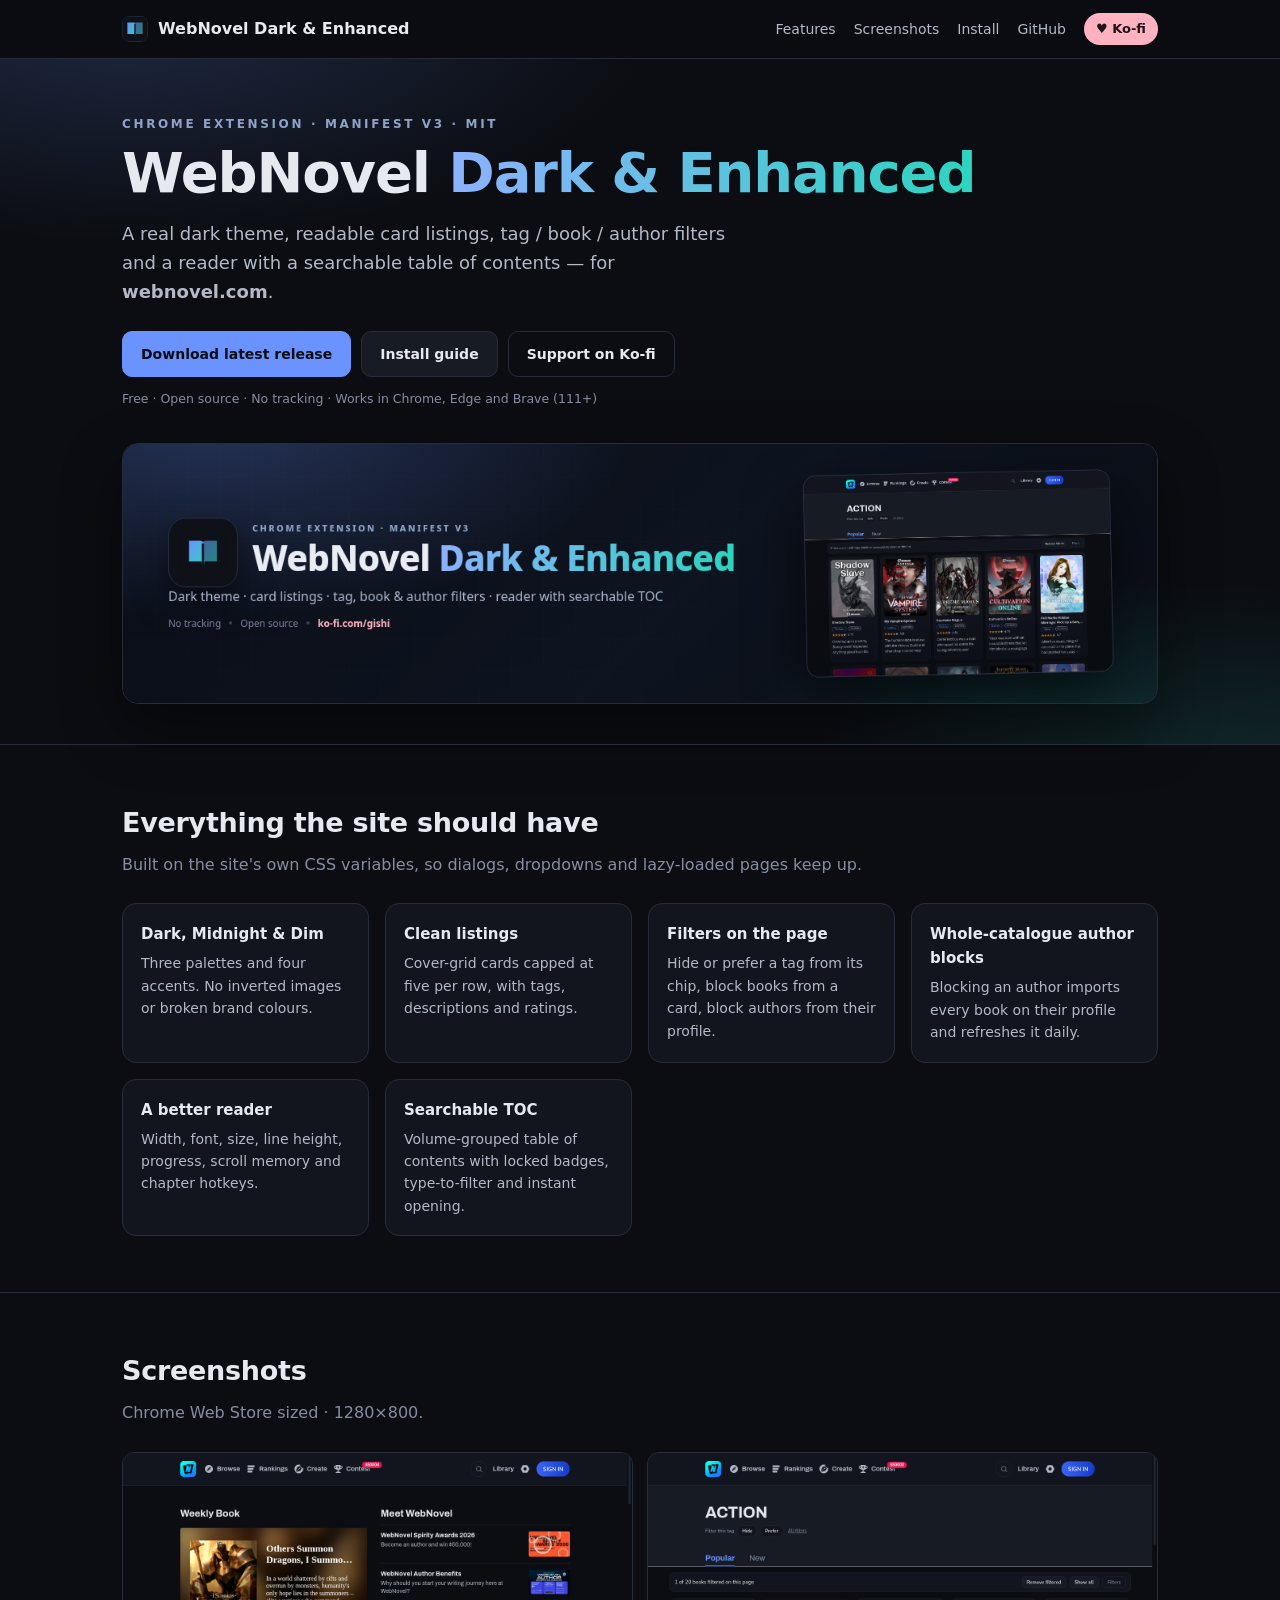
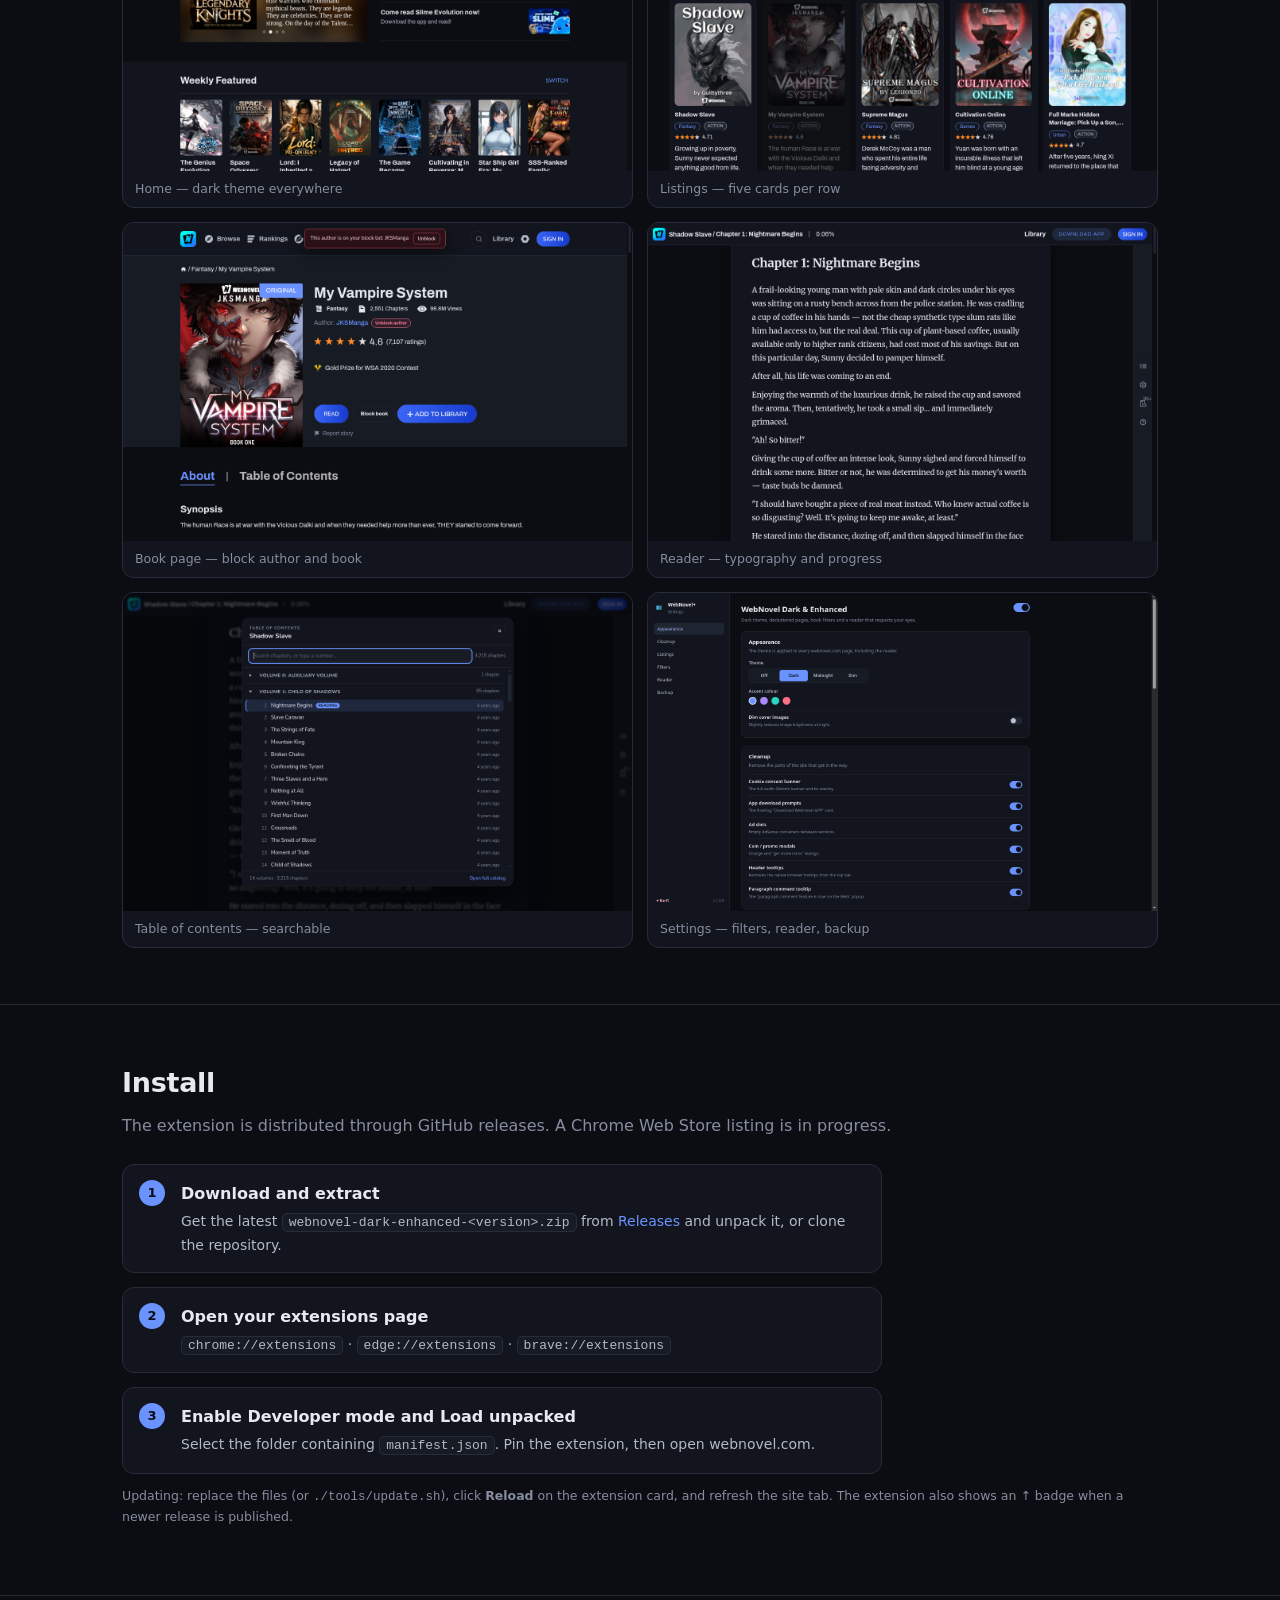
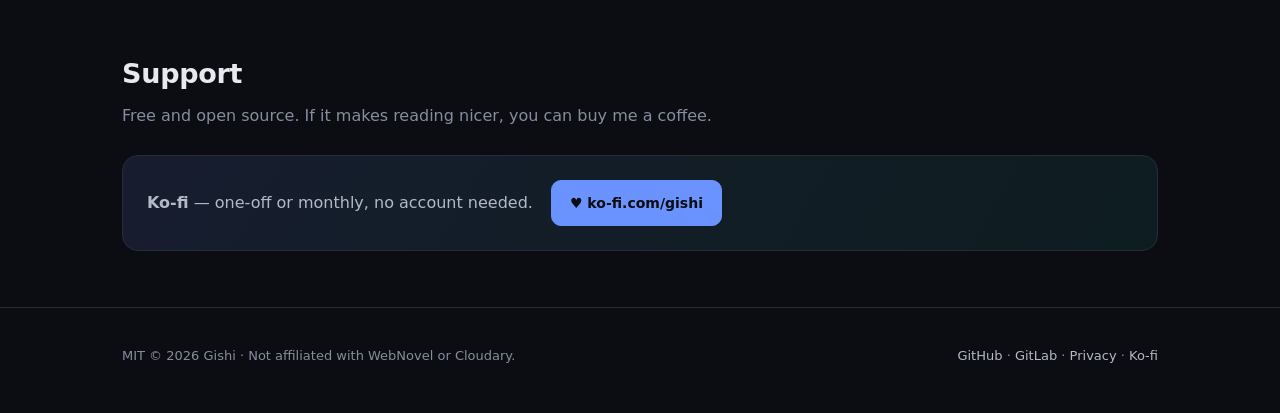
<file: docs/index.html>
<!doctype html>
<html lang="en">
<head>
<meta charset="utf-8">
<meta name="viewport" content="width=device-width, initial-scale=1">
<title>WebNovel Dark &amp; Enhanced — dark theme, filters and a better reader for webnovel.com</title>
<meta name="description" content="A free Chrome extension that adds a real dark theme, card listings, tag/book/author filters and a searchable table of contents to webnovel.com.">
<link rel="canonical" href="https://gishi1.github.io/webnovel-dark-enhanced/">
<link rel="icon" href="icon128.png">
<meta property="og:type" content="website">
<meta property="og:title" content="WebNovel Dark &amp; Enhanced">
<meta property="og:description" content="Dark theme, card listings, tag/book/author filters and a searchable table of contents for webnovel.com.">
<meta property="og:image" content="https://gishi1.github.io/webnovel-dark-enhanced/social-preview.png">
<meta property="og:url" content="https://gishi1.github.io/webnovel-dark-enhanced/">
<meta name="twitter:card" content="summary_large_image">
<meta name="twitter:image" content="https://gishi1.github.io/webnovel-dark-enhanced/social-preview.png">
<style>
:root{--bg:#0b0d12;--surface:#12151d;--surface2:#171b24;--text:#e7e9f0;--dim:#b3b9c7;--muted:#868da0;--border:#262c3a;--accent:#6b93ff;--accent2:#2dd4bf}
*{box-sizing:border-box}
html{scroll-behavior:smooth;scroll-padding-top:70px}
body{margin:0;background:var(--bg);color:var(--text);font:16px/1.6 "Nunito Sans",system-ui,-apple-system,"Segoe UI",sans-serif}
a{color:var(--accent);text-decoration:none}
a:hover{text-decoration:underline}
.wrap{max-width:1080px;margin:0 auto;padding:0 22px}
nav{position:sticky;top:0;z-index:20;background:rgba(11,13,18,.82);backdrop-filter:blur(10px);border-bottom:1px solid var(--border)}
nav .wrap{display:flex;align-items:center;gap:18px;height:58px}
.brand{display:flex;align-items:center;gap:10px;font-weight:800;color:var(--text)}
.brand img{width:26px;height:26px;border-radius:7px}
nav .links{display:flex;gap:18px;margin-left:auto;font-size:14px;color:var(--dim)}
nav .links a{color:var(--dim)}
nav .links a:hover{color:var(--text)}
.kofi-btn{display:inline-flex;align-items:center;gap:6px;padding:6px 12px;border-radius:999px;background:#ffb3c1;color:#20141a!important;font-weight:800;font-size:13px;text-decoration:none!important}
header.hero{padding:56px 0 40px;background:radial-gradient(900px 420px at 10% -10%,rgba(107,147,255,.22),transparent 60%),radial-gradient(700px 380px at 95% 110%,rgba(45,212,191,.16),transparent 60%)}
.eyebrow{font-size:12px;font-weight:800;letter-spacing:.22em;text-transform:uppercase;color:#8fa3c8}
h1{margin:10px 0 12px;font-size:clamp(34px,5vw,56px);line-height:1.04;letter-spacing:-.02em}
h1 span{background:linear-gradient(90deg,#8db1ff,#2dd4bf);-webkit-background-clip:text;background-clip:text;color:transparent}
.tagline{max-width:640px;color:var(--dim);font-size:18px}
.cta{display:flex;flex-wrap:wrap;gap:10px;margin-top:24px}
.btn{display:inline-flex;align-items:center;gap:8px;padding:11px 18px;border-radius:10px;font-weight:700;font-size:14px;border:1px solid var(--border);background:var(--surface2);color:var(--text);text-decoration:none}
.btn:hover{border-color:var(--accent);text-decoration:none}
.btn.primary{background:var(--accent);border-color:var(--accent);color:#0b0d12}
.btn.ghost{background:transparent}
.note{margin-top:12px;font-size:12.5px;color:var(--muted)}
.hero-art{margin:34px 0 0;border:1px solid var(--border);border-radius:16px;overflow:hidden;box-shadow:0 24px 60px rgba(0,0,0,.45)}
.hero-art img{display:block;width:100%}
section{padding:56px 0;border-top:1px solid var(--border)}
h2{font-size:27px;margin:0 0 8px;letter-spacing:-.01em}
.sub{color:var(--muted);margin:0 0 26px}
.grid{display:grid;grid-template-columns:repeat(auto-fit,minmax(240px,1fr));gap:16px}
.card{background:var(--surface);border:1px solid var(--border);border-radius:14px;padding:18px}
.card h3{margin:0 0 6px;font-size:15px}
.card p{margin:0;color:var(--dim);font-size:14px}
.shots{display:grid;grid-template-columns:1fr 1fr;gap:14px}
.shots figure{margin:0;border:1px solid var(--border);border-radius:12px;overflow:hidden;background:var(--surface)}
.shots img{display:block;width:100%}
.shots figcaption{padding:8px 12px;font-size:12.5px;color:var(--muted)}
.steps{counter-reset:step;display:grid;gap:14px;max-width:760px}
.step{position:relative;padding:16px 18px 16px 58px;background:var(--surface);border:1px solid var(--border);border-radius:12px}
.step::before{counter-increment:step;content:counter(step);position:absolute;left:16px;top:15px;width:26px;height:26px;border-radius:50%;background:var(--accent);color:#0b0d12;display:grid;place-items:center;font-weight:800;font-size:13px}
.step strong{display:block;margin-bottom:3px}
.step p{margin:0;color:var(--dim);font-size:14px}
.step code{background:var(--surface2);border:1px solid var(--border);border-radius:5px;padding:1px 6px;font-size:13px}
.support{display:flex;flex-wrap:wrap;align-items:center;gap:18px;background:linear-gradient(120deg,rgba(107,147,255,.12),rgba(45,212,191,.08));border:1px solid var(--border);border-radius:16px;padding:24px}
.support p{margin:0;color:var(--dim)}
footer{padding:38px 0 50px;border-top:1px solid var(--border);color:var(--muted);font-size:13px}
footer .wrap{display:flex;flex-wrap:wrap;gap:16px;align-items:center;justify-content:space-between}
footer a{color:var(--dim)}
@media(max-width:720px){nav .links{display:none}.shots{grid-template-columns:1fr}}
</style>
</head>
<body>
<nav><div class="wrap">
  <a class="brand" href="#top"><img src="icon128.png" alt=""> WebNovel Dark &amp; Enhanced</a>
  <div class="links">
    <a href="#features">Features</a><a href="#screenshots">Screenshots</a><a href="#install">Install</a>
    <a href="https://github.com/Gishi1/webnovel-dark-enhanced">GitHub</a>
  </div>
  <a class="kofi-btn" href="https://ko-fi.com/gishi">♥ Ko-fi</a>
</div></nav>

<header class="hero" id="top"><div class="wrap">
  <div class="eyebrow">Chrome extension · Manifest V3 · MIT</div>
  <h1>WebNovel <span>Dark &amp; Enhanced</span></h1>
  <p class="tagline">A real dark theme, readable card listings, tag / book / author filters and a reader with a
  searchable table of contents — for <strong>webnovel.com</strong>.</p>
  <div class="cta">
    <a class="btn primary" href="https://github.com/Gishi1/webnovel-dark-enhanced/releases/latest">Download latest release</a>
    <a class="btn" href="#install">Install guide</a>
    <a class="btn ghost" href="https://ko-fi.com/gishi">Support on Ko-fi</a>
  </div>
  <p class="note">Free · Open source · No tracking · Works in Chrome, Edge and Brave (111+)</p>
  <div class="hero-art"><img src="banner.png" alt="WebNovel Dark & Enhanced banner"></div>
</div></header>

<section id="features"><div class="wrap">
  <h2>Everything the site should have</h2>
  <p class="sub">Built on the site's own CSS variables, so dialogs, dropdowns and lazy-loaded pages keep up.</p>
  <div class="grid">
    <div class="card"><h3>Dark, Midnight &amp; Dim</h3><p>Three palettes and four accents. No inverted images or broken brand colours.</p></div>
    <div class="card"><h3>Clean listings</h3><p>Cover-grid cards capped at five per row, with tags, descriptions and ratings.</p></div>
    <div class="card"><h3>Filters on the page</h3><p>Hide or prefer a tag from its chip, block books from a card, block authors from their profile.</p></div>
    <div class="card"><h3>Whole-catalogue author blocks</h3><p>Blocking an author imports every book on their profile and refreshes it daily.</p></div>
    <div class="card"><h3>A better reader</h3><p>Width, font, size, line height, progress, scroll memory and chapter hotkeys.</p></div>
    <div class="card"><h3>Searchable TOC</h3><p>Volume-grouped table of contents with locked badges, type-to-filter and instant opening.</p></div>
  </div>
</div></section>

<section id="screenshots"><div class="wrap">
  <h2>Screenshots</h2>
  <p class="sub">Chrome Web Store sized · 1280×800.</p>
  <div class="shots">
    <figure><img src="store/screenshots/home-1280x800.png" alt="Home page in dark theme"><figcaption>Home — dark theme everywhere</figcaption></figure>
    <figure><img src="store/screenshots/listing-1280x800.png" alt="Card listings"><figcaption>Listings — five cards per row</figcaption></figure>
    <figure><img src="store/screenshots/book-1280x800.png" alt="Book page controls"><figcaption>Book page — block author and book</figcaption></figure>
    <figure><img src="store/screenshots/reader-1280x800.png" alt="Reader"><figcaption>Reader — typography and progress</figcaption></figure>
    <figure><img src="store/screenshots/toc-1280x800.png" alt="Table of contents"><figcaption>Table of contents — searchable</figcaption></figure>
    <figure><img src="screenshots/options-dark.png" alt="Settings"><figcaption>Settings — filters, reader, backup</figcaption></figure>
  </div>
</div></section>

<section id="install"><div class="wrap">
  <h2>Install</h2>
  <p class="sub">The extension is distributed through GitHub releases. A Chrome Web Store listing is in progress.</p>
  <div class="steps">
    <div class="step"><strong>Download and extract</strong><p>Get the latest <code>webnovel-dark-enhanced-&lt;version&gt;.zip</code> from <a href="https://github.com/Gishi1/webnovel-dark-enhanced/releases/latest">Releases</a> and unpack it, or clone the repository.</p></div>
    <div class="step"><strong>Open your extensions page</strong><p><code>chrome://extensions</code> · <code>edge://extensions</code> · <code>brave://extensions</code></p></div>
    <div class="step"><strong>Enable Developer mode and Load unpacked</strong><p>Select the folder containing <code>manifest.json</code>. Pin the extension, then open webnovel.com.</p></div>
  </div>
  <p class="note">Updating: replace the files (or <code>./tools/update.sh</code>), click <strong>Reload</strong> on the extension card, and refresh the site tab. The extension also shows an ↑ badge when a newer release is published.</p>
</div></section>

<section id="support"><div class="wrap">
  <h2>Support</h2>
  <p class="sub">Free and open source. If it makes reading nicer, you can buy me a coffee.</p>
  <div class="support">
    <p><strong>Ko-fi</strong> — one-off or monthly, no account needed.</p>
    <a class="btn primary" href="https://ko-fi.com/gishi">♥ ko-fi.com/gishi</a>
  </div>
</div></section>

<footer><div class="wrap">
  <span>MIT © 2026 Gishi · Not affiliated with WebNovel or Cloudary.</span>
  <span>
    <a href="https://github.com/Gishi1/webnovel-dark-enhanced">GitHub</a> ·
    <a href="https://gitlab.com/Gishi1/webnovel-dark-enhanced">GitLab</a> ·
    <a href="privacy.html">Privacy</a> ·
    <a href="https://ko-fi.com/gishi">Ko-fi</a>
  </span>
</div></footer>

<script type="application/ld+json">
{"@context":"https://schema.org","@type":"SoftwareApplication","name":"WebNovel Dark & Enhanced",
"applicationCategory":"BrowserApplication","operatingSystem":"Chrome, Edge, Brave",
"offers":{"@type":"Offer","price":"0","priceCurrency":"USD"},
"url":"https://gishi1.github.io/webnovel-dark-enhanced/",
"downloadUrl":"https://github.com/Gishi1/webnovel-dark-enhanced/releases/latest",
"license":"https://opensource.org/licenses/MIT",
"author":{"@type":"Person","name":"Gishi","url":"https://ko-fi.com/gishi"}}
</script>
</body>
</html>
</file>
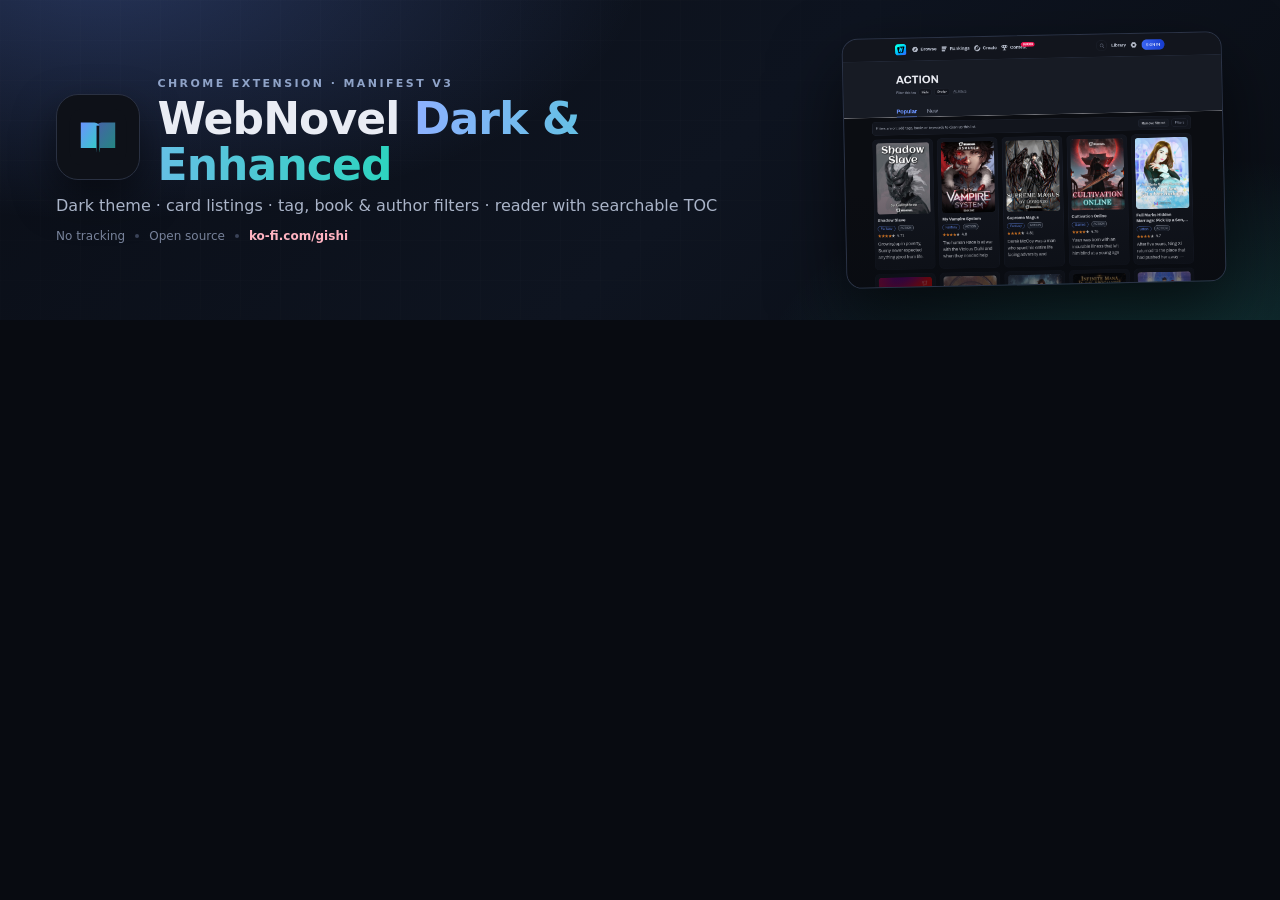
<file: docs/banner.html>
<!doctype html>
<html><head><meta charset="utf-8"><style>
  * { box-sizing: border-box; }
  html, body { margin: 0; width: 1280px; height: 320px; overflow: hidden; }
  body {
    font-family: "Nunito Sans", system-ui, -apple-system, "Segoe UI", sans-serif;
    background: #080b11; color: #e9ecf4;
  }
  .banner { position: relative; width: 1280px; height: 320px; display: flex; align-items: center; gap: 36px; padding: 0 56px; overflow: hidden; }
  .bg { position: absolute; inset: 0; background:
      radial-gradient(900px 420px at 8% -10%, rgba(107,147,255,.28), transparent 60%),
      radial-gradient(700px 380px at 92% 120%, rgba(45,212,191,.20), transparent 60%),
      linear-gradient(135deg, #0a0e17 0%, #0e1420 55%, #0a0e15 100%); }
  .grid { position: absolute; inset: 0; opacity: .18;
    background-image: linear-gradient(rgba(255,255,255,.06) 1px, transparent 1px), linear-gradient(90deg, rgba(255,255,255,.06) 1px, transparent 1px);
    background-size: 40px 40px; mask-image: radial-gradient(1000px 500px at 30% 40%, #000 30%, transparent 75%); }
  .left { position: relative; z-index: 2; flex: 1; min-width: 0; }
  .brand { display: flex; align-items: center; gap: 18px; }
  .logo { width: 86px; height: 86px; border-radius: 22px; background: #0e1118; border: 1px solid #2a3142; display: grid; place-items: center; box-shadow: 0 18px 40px rgba(0,0,0,.5); }
  .eyebrow { font-size: 11px; letter-spacing: .22em; font-weight: 800; color: #8fa3c8; text-transform: uppercase; }
  h1 { margin: 6px 0 8px; font-size: 44px; line-height: 1.05; letter-spacing: -.02em; font-weight: 800; }
  h1 span { background: linear-gradient(90deg, #8db1ff, #2dd4bf); -webkit-background-clip: text; background-clip: text; color: transparent; }
  p { margin: 0; font-size: 16px; color: #aab4c8; }
  .meta { margin-top: 14px; display: flex; align-items: center; gap: 10px; font-size: 12px; color: #77829a; }
  .dot { width: 4px; height: 4px; border-radius: 50%; background: #3a4358; }
  .kofi { color: #ffb3c1; font-weight: 700; text-decoration: none; }
  .shot { position: relative; z-index: 2; width: 380px; height: 250px; border-radius: 16px; overflow: hidden; border: 1px solid #2b3346; box-shadow: 0 30px 70px rgba(0,0,0,.6); transform: rotate(-1.2deg); flex: none; }
  .shot img { width: 100%; height: 100%; object-fit: cover; object-position: top center; display: block; }
  .shot::after { content: ""; position: absolute; inset: 0; background: linear-gradient(180deg, transparent 60%, rgba(8,11,17,.55)); }
</style></head>
<body>
  <div class="banner">
    <div class="bg"></div><div class="grid"></div>
    <div class="left">
      <div class="brand">
        <div class="logo">
          <svg viewBox="0 0 64 64" width="58" height="58"><defs><linearGradient id="g" x1="0" y1="0" x2="1" y2="1"><stop offset="0" stop-color="#6b93ff"/><stop offset="1" stop-color="#2dd4bf"/></linearGradient></defs><rect x="1" y="1" width="62" height="62" rx="14" fill="#0e1118"/><path d="M13 16h15a6 6 0 0 1 6 6v27a5 5 0 0 0-5-5H13z" fill="url(#g)"/><path d="M51 16H36a6 6 0 0 0-6 6v27a5 5 0 0 1 5-5h16z" fill="url(#g)" opacity=".62"/><path d="M32 19.5v28" stroke="#0e1118" stroke-width="3.2"/></svg>
        </div>
        <div>
          <div class="eyebrow">Chrome extension · Manifest V3</div>
          <h1>WebNovel <span>Dark &amp; Enhanced</span></h1>
        </div>
      </div>
      <p>Dark theme · card listings · tag, book &amp; author filters · reader with searchable TOC</p>
      <div class="meta">
        <span>No tracking</span><span class="dot"></span>
        <span>Open source</span><span class="dot"></span>
        <a class="kofi" href="https://ko-fi.com/gishi">ko-fi.com/gishi</a>
      </div>
    </div>
    <div class="shot"><img src="screenshots/listing-dark.png" alt=""></div>
  </div>
</body></html>
</file>
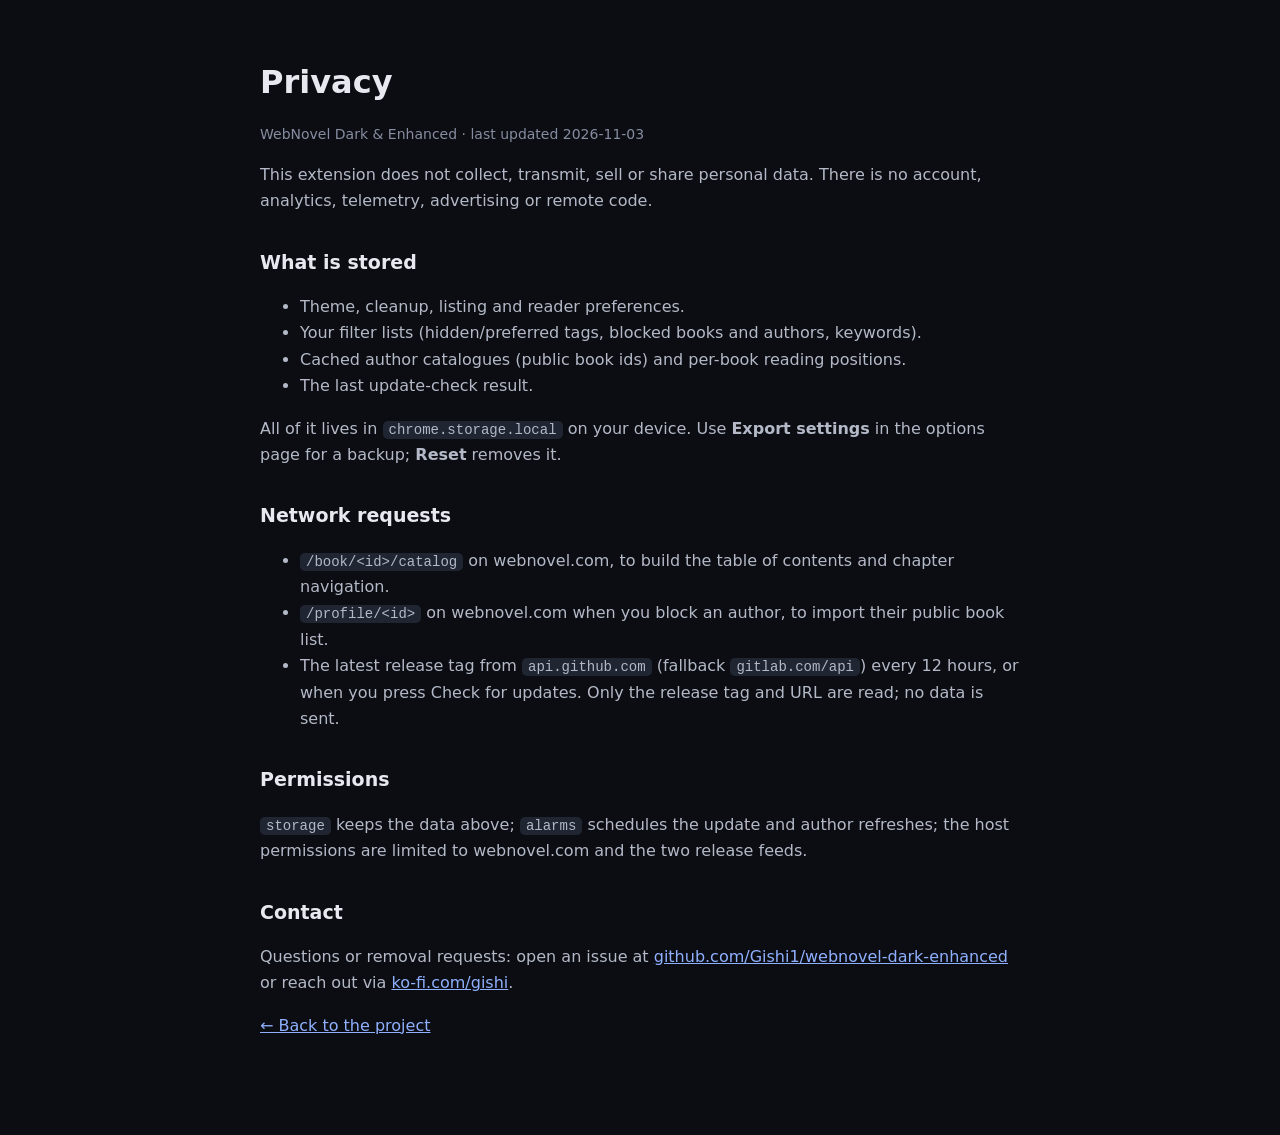
<file: docs/privacy.html>
<!doctype html>
<html lang="en"><head><meta charset="utf-8"><meta name="viewport" content="width=device-width,initial-scale=1">
<title>Privacy — WebNovel Dark &amp; Enhanced</title>
<style>
:root{color-scheme:dark}
body{margin:0;background:#0b0d12;color:#e7e9f0;font:16px/1.65 system-ui,-apple-system,"Segoe UI",sans-serif}
main{max-width:760px;margin:0 auto;padding:56px 22px 80px}
a{color:#8fb0ff}
h1{font-size:32px;margin:0 0 8px}
h2{font-size:19px;margin:32px 0 8px}
p,li{color:#b3b9c7}
code{background:#1f2531;padding:1px 6px;border-radius:5px;font-size:14px}
.updated{color:#868da0;font-size:14px}
</style></head>
<body><main>
<h1>Privacy</h1>
<p class="updated">WebNovel Dark &amp; Enhanced · last updated 2026-11-03</p>
<p>This extension does not collect, transmit, sell or share personal data. There is no account, analytics,
telemetry, advertising or remote code.</p>
<h2>What is stored</h2>
<ul>
<li>Theme, cleanup, listing and reader preferences.</li>
<li>Your filter lists (hidden/preferred tags, blocked books and authors, keywords).</li>
<li>Cached author catalogues (public book ids) and per-book reading positions.</li>
<li>The last update-check result.</li>
</ul>
<p>All of it lives in <code>chrome.storage.local</code> on your device. Use <strong>Export settings</strong>
in the options page for a backup; <strong>Reset</strong> removes it.</p>
<h2>Network requests</h2>
<ul>
<li><code>/book/&lt;id&gt;/catalog</code> on webnovel.com, to build the table of contents and chapter navigation.</li>
<li><code>/profile/&lt;id&gt;</code> on webnovel.com when you block an author, to import their public book list.</li>
<li>The latest release tag from <code>api.github.com</code> (fallback <code>gitlab.com/api</code>) every 12 hours,
or when you press Check for updates. Only the release tag and URL are read; no data is sent.</li>
</ul>
<h2>Permissions</h2>
<p><code>storage</code> keeps the data above; <code>alarms</code> schedules the update and author refreshes;
the host permissions are limited to webnovel.com and the two release feeds.</p>
<h2>Contact</h2>
<p>Questions or removal requests: open an issue at
<a href="https://github.com/Gishi1/webnovel-dark-enhanced/issues">github.com/Gishi1/webnovel-dark-enhanced</a>
or reach out via <a href="https://ko-fi.com/gishi">ko-fi.com/gishi</a>.</p>
<p><a href="index.html">← Back to the project</a></p>
</main></body></html>
</file>
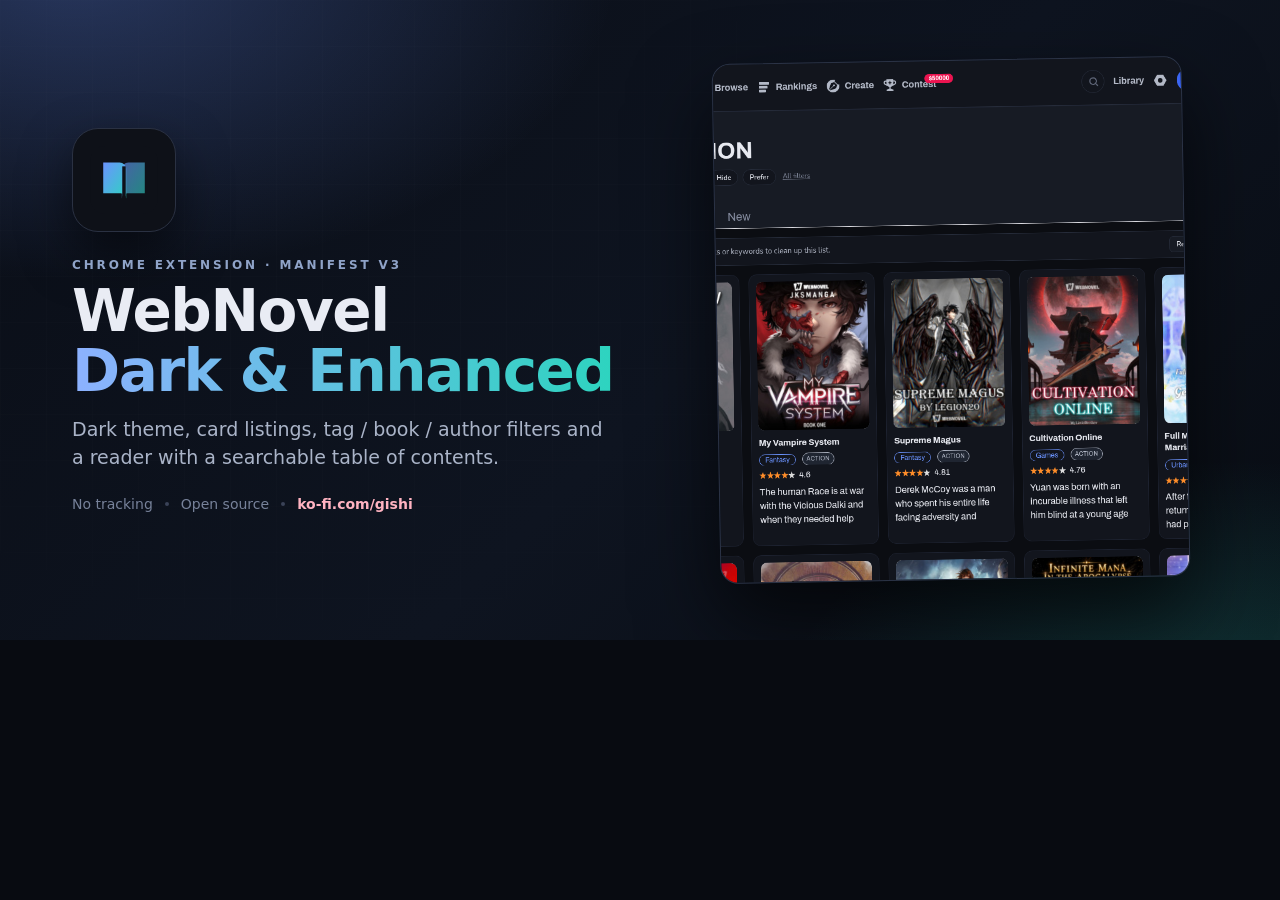
<file: docs/social.html>
<!doctype html>
<html><head><meta charset="utf-8"><style>
  * { box-sizing: border-box; }
  html, body { margin: 0; width: 1280px; height: 640px; overflow: hidden; }
  body { font-family: "Nunito Sans", system-ui, -apple-system, "Segoe UI", sans-serif; background: #080b11; color: #e9ecf4; }
  .card { position: relative; width: 1280px; height: 640px; overflow: hidden; display: flex; align-items: center; gap: 44px; padding: 0 72px; }
  .bg { position: absolute; inset: 0; background:
      radial-gradient(900px 520px at 6% -5%, rgba(107,147,255,.30), transparent 60%),
      radial-gradient(760px 460px at 96% 115%, rgba(45,212,191,.22), transparent 60%),
      linear-gradient(135deg, #0a0e17 0%, #0e1420 55%, #090d14 100%); }
  .grid { position: absolute; inset: 0; opacity: .16;
    background-image: linear-gradient(rgba(255,255,255,.07) 1px, transparent 1px), linear-gradient(90deg, rgba(255,255,255,.07) 1px, transparent 1px);
    background-size: 46px 46px; mask-image: radial-gradient(900px 600px at 25% 40%, #000 30%, transparent 78%); }
  .left { position: relative; z-index: 2; width: 600px; }
  .logo { width: 104px; height: 104px; border-radius: 26px; background: #0e1118; border: 1px solid #2a3142; display: grid; place-items: center; box-shadow: 0 22px 50px rgba(0,0,0,.55); margin-bottom: 26px; }
  .eyebrow { font-size: 12px; letter-spacing: .24em; font-weight: 800; color: #8fa3c8; text-transform: uppercase; }
  h1 { margin: 10px 0 14px; font-size: 58px; line-height: 1.02; letter-spacing: -.025em; font-weight: 800; }
  h1 span { background: linear-gradient(90deg, #8db1ff, #2dd4bf); -webkit-background-clip: text; background-clip: text; color: transparent; }
  p { margin: 0; font-size: 19px; line-height: 1.5; color: #aab4c8; max-width: 540px; }
  .meta { margin-top: 24px; display: flex; align-items: center; gap: 12px; font-size: 14px; color: #77829a; }
  .dot { width: 4px; height: 4px; border-radius: 50%; background: #3a4358; }
  .kofi { color: #ffb3c1; font-weight: 700; }
  .shot { position: relative; z-index: 2; width: 470px; height: 520px; border-radius: 18px; overflow: hidden; border: 1px solid #2b3346; box-shadow: 0 36px 80px rgba(0,0,0,.65); transform: rotate(-1deg); flex: none; }
  .shot img { width: 100%; height: 100%; object-fit: cover; object-position: top center; display: block; }
</style></head>
<body>
  <div class="card">
    <div class="bg"></div><div class="grid"></div>
    <div class="left">
      <div class="logo"><svg viewBox="0 0 64 64" width="70" height="70"><defs><linearGradient id="g" x1="0" y1="0" x2="1" y2="1"><stop offset="0" stop-color="#6b93ff"/><stop offset="1" stop-color="#2dd4bf"/></linearGradient></defs><rect x="1" y="1" width="62" height="62" rx="14" fill="#0e1118"/><path d="M13 16h15a6 6 0 0 1 6 6v27a5 5 0 0 0-5-5H13z" fill="url(#g)"/><path d="M51 16H36a6 6 0 0 0-6 6v27a5 5 0 0 1 5-5h16z" fill="url(#g)" opacity=".62"/><path d="M32 19.5v28" stroke="#0e1118" stroke-width="3.2"/></svg></div>
      <div class="eyebrow">Chrome extension · Manifest V3</div>
      <h1>WebNovel<br><span>Dark &amp; Enhanced</span></h1>
      <p>Dark theme, card listings, tag / book / author filters and a reader with a searchable table of contents.</p>
      <div class="meta"><span>No tracking</span><span class="dot"></span><span>Open source</span><span class="dot"></span><span class="kofi">ko-fi.com/gishi</span></div>
    </div>
    <div class="shot"><img src="screenshots/listing-dark.png" alt=""></div>
  </div>
</body></html>
</file>
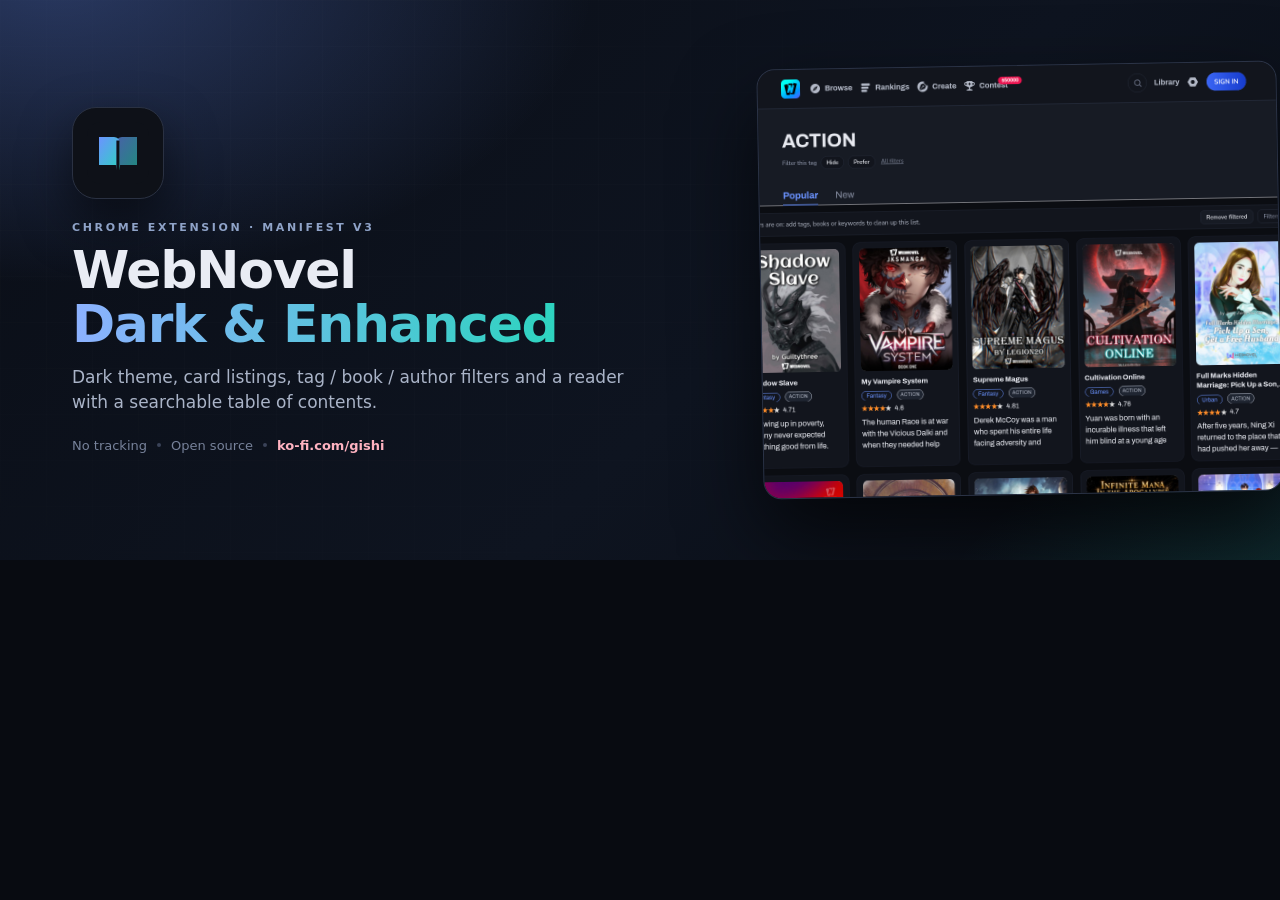
<file: docs/store/marquee.html>
<!doctype html><html><head><meta charset="utf-8"><style>
*{box-sizing:border-box}html,body{margin:0;width:1400px;height:560px;overflow:hidden;font-family:"Nunito Sans",system-ui,sans-serif;background:#080b11;color:#e9ecf4}
.wrap{position:relative;width:1400px;height:560px;display:flex;align-items:center;gap:48px;padding:0 72px;overflow:hidden}
.bg{position:absolute;inset:0;background:radial-gradient(900px 520px at 4% -5%,rgba(107,147,255,.32),transparent 60%),radial-gradient(760px 460px at 98% 120%,rgba(45,212,191,.24),transparent 60%),linear-gradient(135deg,#0a0e17,#0e1420 55%,#090d14)}
.grid{position:absolute;inset:0;opacity:.15;background-image:linear-gradient(rgba(255,255,255,.07) 1px,transparent 1px),linear-gradient(90deg,rgba(255,255,255,.07) 1px,transparent 1px);background-size:46px 46px;mask-image:radial-gradient(900px 600px at 25% 40%,#000 30%,transparent 78%)}
.left{position:relative;z-index:2;width:640px}
.logo{width:92px;height:92px;border-radius:24px;background:#0e1118;border:1px solid #2a3142;display:grid;place-items:center;box-shadow:0 22px 50px rgba(0,0,0,.55);margin-bottom:22px}
.eyebrow{font-size:11px;letter-spacing:.24em;font-weight:800;color:#8fa3c8;text-transform:uppercase}
h1{margin:10px 0 14px;font-size:52px;line-height:1.02;letter-spacing:-.025em;font-weight:800}
h1 span{background:linear-gradient(90deg,#8db1ff,#2dd4bf);-webkit-background-clip:text;background-clip:text;color:transparent}
p{margin:0;font-size:17px;line-height:1.5;color:#aab4c8;max-width:560px}
.meta{margin-top:22px;display:flex;gap:10px;align-items:center;font-size:13px;color:#77829a}
.dot{width:4px;height:4px;border-radius:50%;background:#3a4358}
.kofi{color:#ffb3c1;font-weight:700}
.shot{position:relative;z-index:2;width:520px;height:430px;border-radius:18px;overflow:hidden;border:1px solid #2b3346;box-shadow:0 36px 80px rgba(0,0,0,.65);transform:rotate(-1deg);flex:none}
.shot img{width:100%;height:100%;object-fit:cover;object-position:top center;display:block}
</style></head><body><div class="wrap"><div class="bg"></div><div class="grid"></div>
<div class="left"><div class="logo"><svg viewBox="0 0 64 64" width="64" height="64"><defs><linearGradient id="g" x1="0" y1="0" x2="1" y2="1"><stop offset="0" stop-color="#6b93ff"/><stop offset="1" stop-color="#2dd4bf"/></linearGradient></defs><rect x="1" y="1" width="62" height="62" rx="14" fill="#0e1118"/><path d="M13 16h15a6 6 0 0 1 6 6v27a5 5 0 0 0-5-5H13z" fill="url(#g)"/><path d="M51 16H36a6 6 0 0 0-6 6v27a5 5 0 0 1 5-5h16z" fill="url(#g)" opacity=".62"/><path d="M32 19.5v28" stroke="#0e1118" stroke-width="3.2"/></svg></div>
<div class="eyebrow">Chrome extension · Manifest V3</div><h1>WebNovel<br><span>Dark &amp; Enhanced</span></h1>
<p>Dark theme, card listings, tag / book / author filters and a reader with a searchable table of contents.</p>
<div class="meta"><span>No tracking</span><span class="dot"></span><span>Open source</span><span class="dot"></span><span class="kofi">ko-fi.com/gishi</span></div></div>
<div class="shot"><img src="../screenshots/listing-dark.png" alt=""></div>
</div></body></html>
</file>
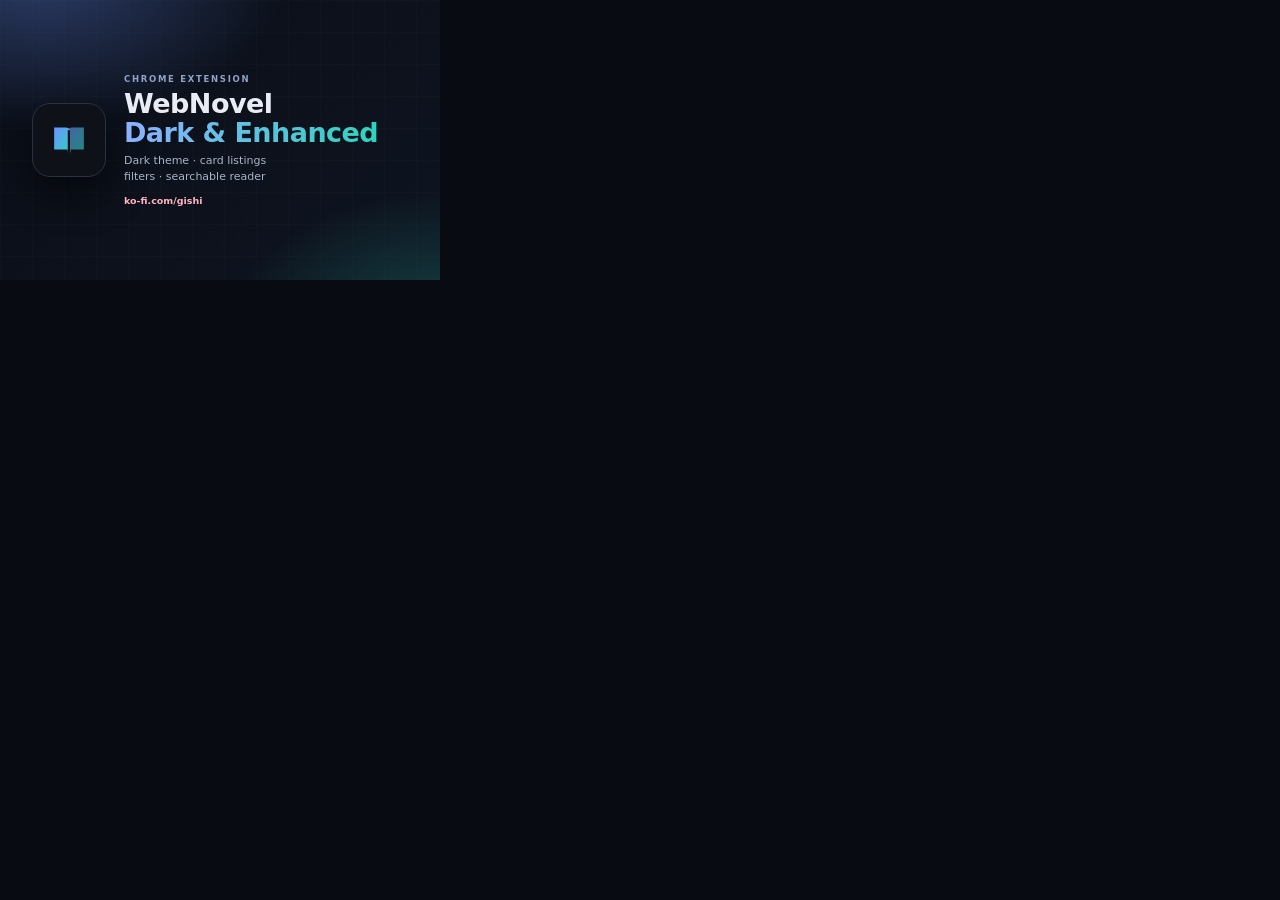
<file: docs/store/promo-tile.html>
<!doctype html><html><head><meta charset="utf-8"><style>
*{box-sizing:border-box}html,body{margin:0;width:440px;height:280px;overflow:hidden;font-family:"Nunito Sans",system-ui,sans-serif;background:#080b11;color:#e9ecf4}
.tile{position:relative;width:440px;height:280px;display:flex;align-items:center;gap:18px;padding:32px;overflow:hidden}
.bg{position:absolute;inset:0;background:radial-gradient(420px 260px at 8% -10%,rgba(107,147,255,.35),transparent 60%),radial-gradient(360px 240px at 100% 120%,rgba(45,212,191,.25),transparent 60%),linear-gradient(135deg,#0a0e17,#0e1420)}
.grid{position:absolute;inset:0;opacity:.16;background-image:linear-gradient(rgba(255,255,255,.08) 1px,transparent 1px),linear-gradient(90deg,rgba(255,255,255,.08) 1px,transparent 1px);background-size:32px 32px}
.logo{position:relative;z-index:2;width:74px;height:74px;flex:none;border-radius:18px;background:#0e1118;border:1px solid #2a3142;display:grid;place-items:center;box-shadow:0 16px 36px rgba(0,0,0,.55)}
.text{position:relative;z-index:2;min-width:0}
.eyebrow{font-size:8.5px;font-weight:800;letter-spacing:.2em;color:#8fa3c8;text-transform:uppercase}
h1{margin:6px 0 6px;font-size:27px;line-height:1.05;letter-spacing:-.02em;font-weight:800}
h1 em{font-style:normal;background:linear-gradient(90deg,#8db1ff,#2dd4bf);-webkit-background-clip:text;background-clip:text;color:transparent}
p{margin:0;font-size:11px;line-height:1.5;color:#aab4c8}
.kofi{margin-top:9px;font-size:9.5px;font-weight:700;color:#ffb3c1}
</style></head><body><div class="tile"><div class="bg"></div><div class="grid"></div>
<div class="logo"><svg viewBox="0 0 64 64" width="50" height="50"><defs><linearGradient id="g" x1="0" y1="0" x2="1" y2="1"><stop offset="0" stop-color="#6b93ff"/><stop offset="1" stop-color="#2dd4bf"/></linearGradient></defs><rect x="1" y="1" width="62" height="62" rx="14" fill="#0e1118"/><path d="M13 16h15a6 6 0 0 1 6 6v27a5 5 0 0 0-5-5H13z" fill="url(#g)"/><path d="M51 16H36a6 6 0 0 0-6 6v27a5 5 0 0 1 5-5h16z" fill="url(#g)" opacity=".62"/><path d="M32 19.5v28" stroke="#0e1118" stroke-width="3.2"/></svg></div>
<div class="text"><div class="eyebrow">Chrome extension</div><h1>WebNovel<br><em>Dark &amp; Enhanced</em></h1><p>Dark theme · card listings<br>filters · searchable reader</p><div class="kofi">ko-fi.com/gishi</div></div>
</div></body></html>
</file>
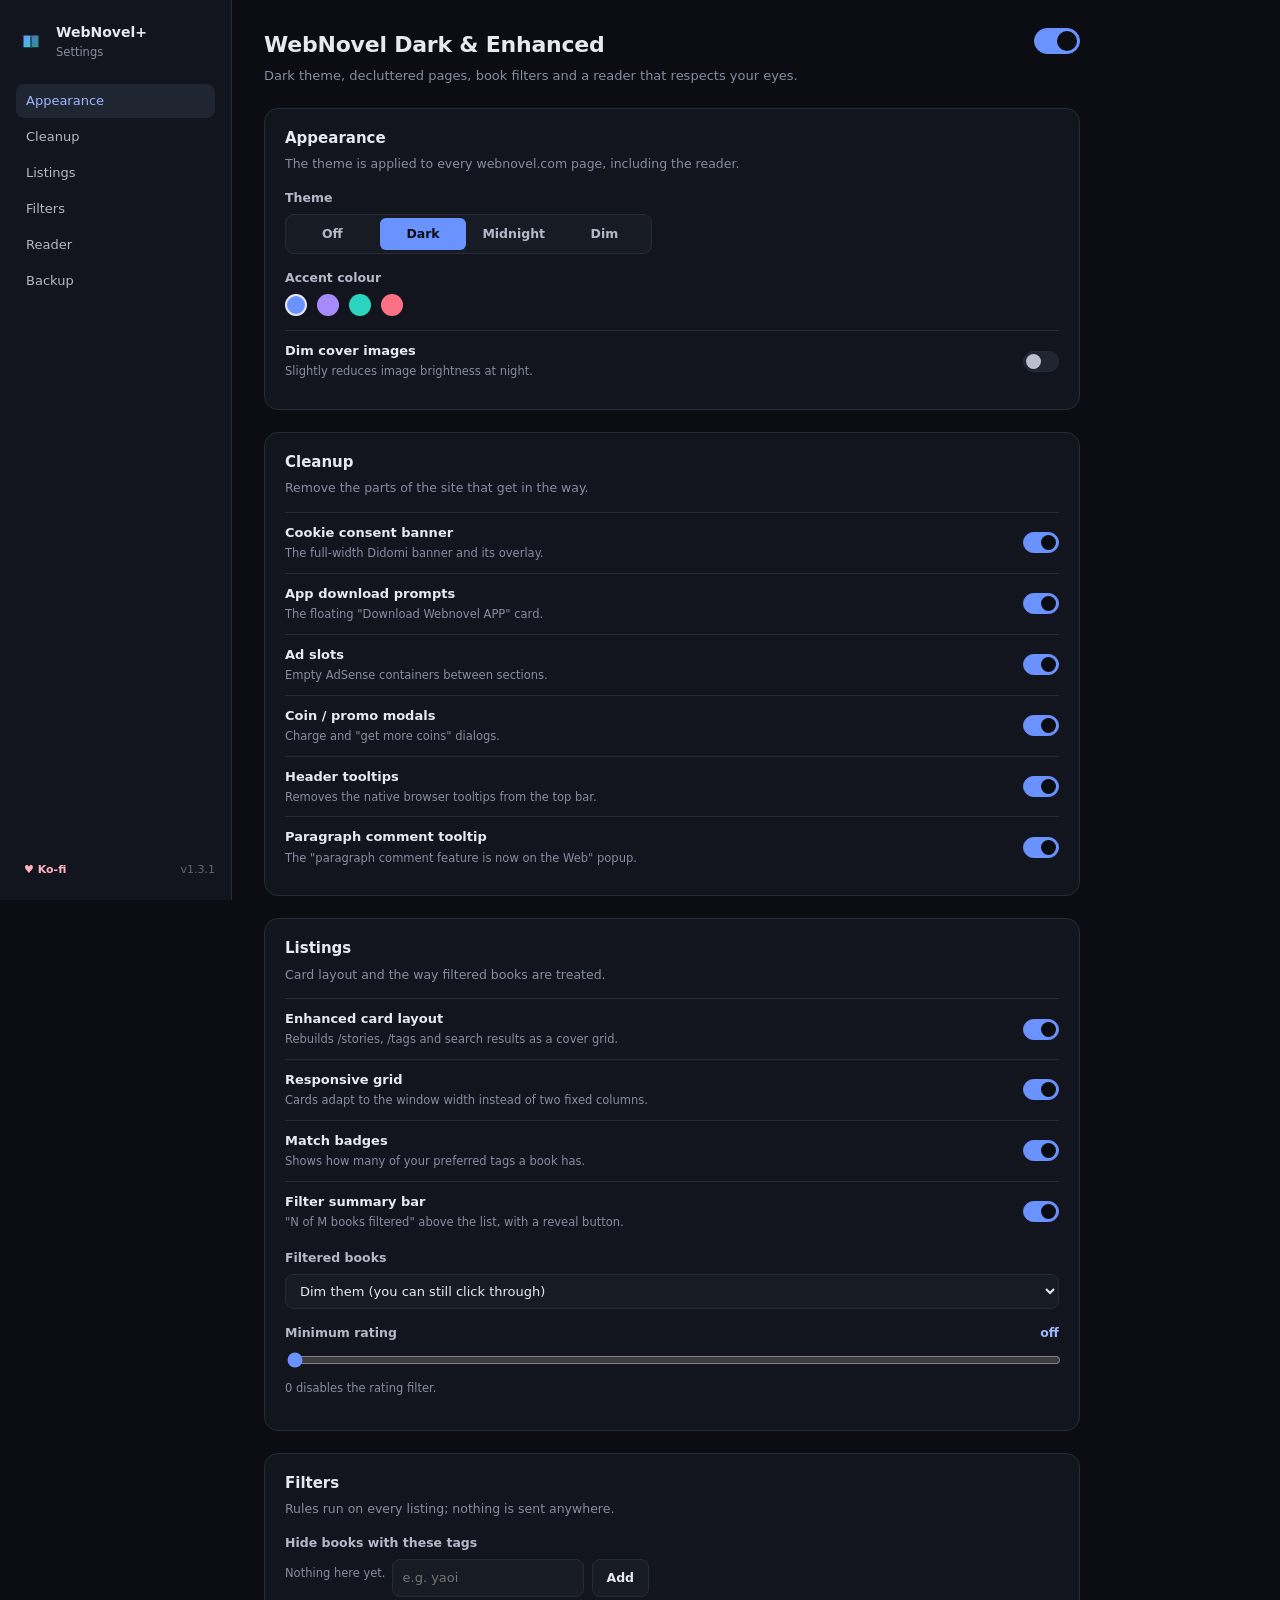
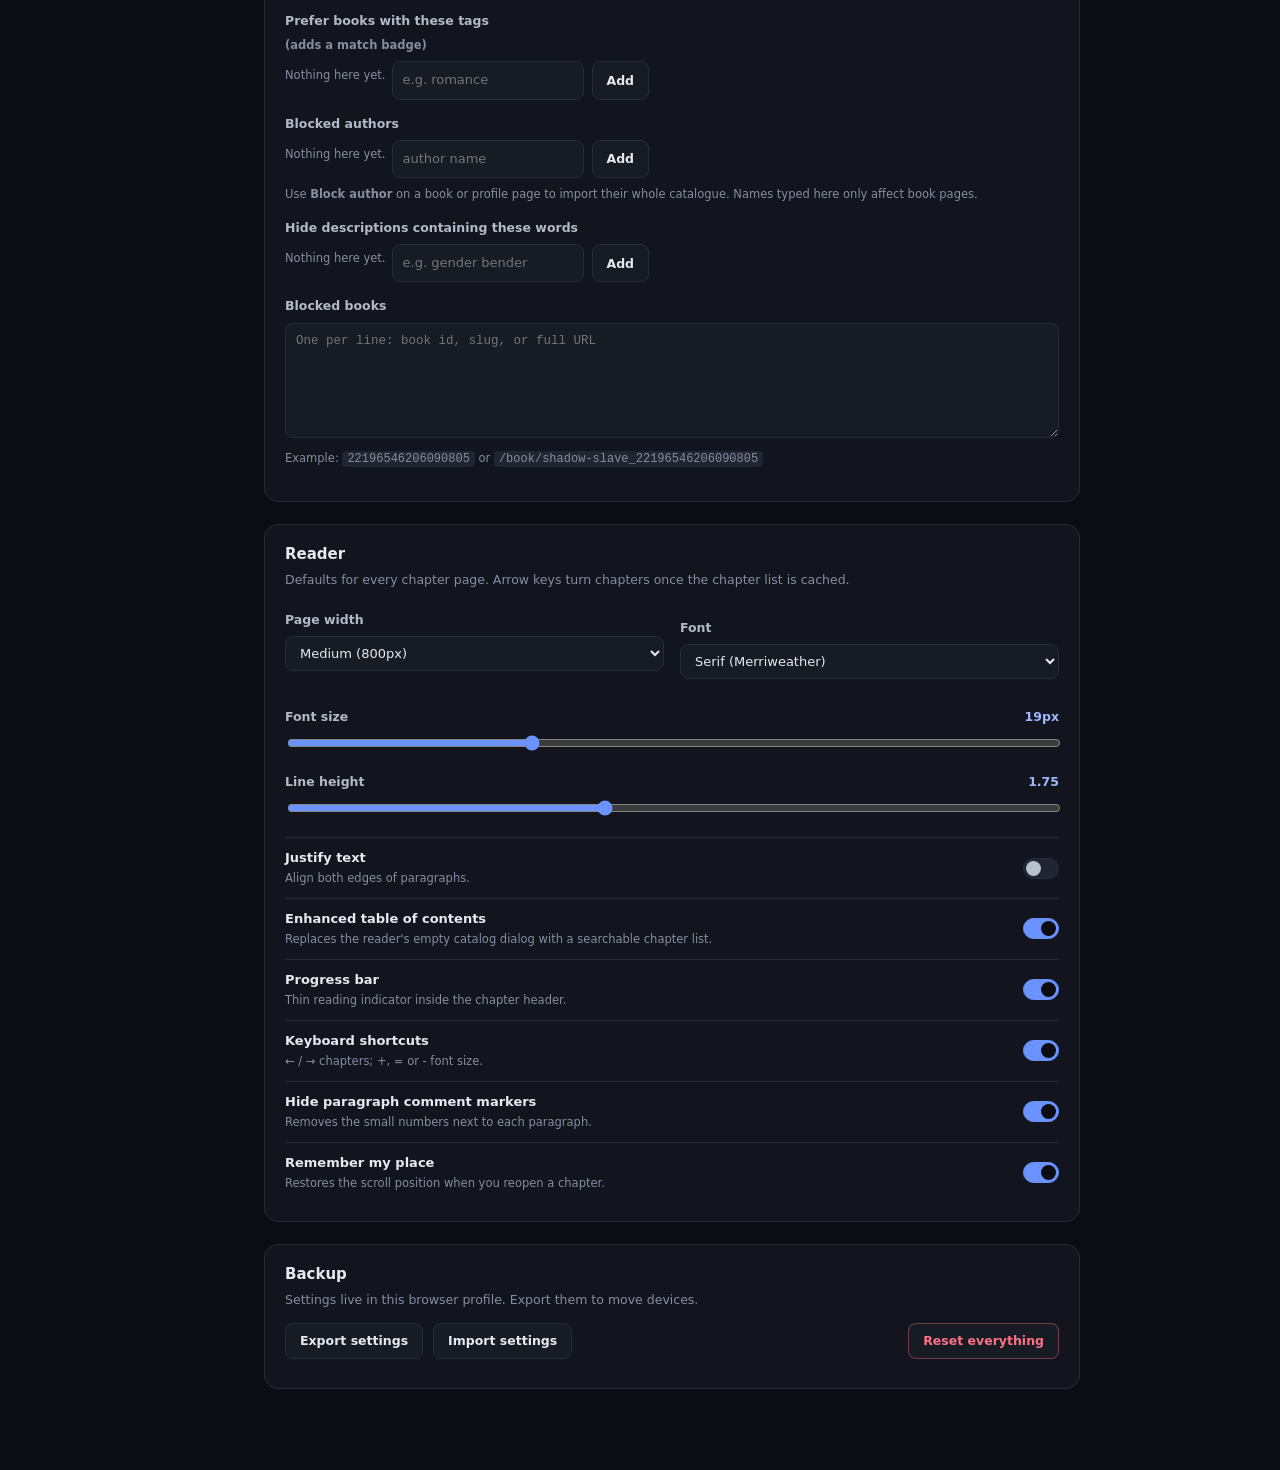
<file: src/options/options.html>
<!doctype html>
<html lang="en">
  <head>
    <meta charset="utf-8" />
    <meta name="viewport" content="width=device-width, initial-scale=1" />
    <title>WebNovel Dark &amp; Enhanced — Settings</title>
    <link rel="stylesheet" href="options.css" />
  </head>
  <body>
    <div class="shell">
      <aside class="sidebar">
        <div class="brand">
          <svg viewBox="0 0 64 64" width="30" height="30" aria-hidden="true">
            <defs>
              <linearGradient id="g" x1="0" y1="0" x2="1" y2="1">
                <stop offset="0" stop-color="#6b93ff" />
                <stop offset="1" stop-color="#2dd4bf" />
              </linearGradient>
            </defs>
            <rect x="2" y="2" width="60" height="60" rx="16" fill="#12151d" />
            <path d="M16 18h13a5 5 0 0 1 5 5v24a4 4 0 0 0-4-4H16z" fill="url(#g)" />
            <path d="M48 18H35a5 5 0 0 0-5 5v24a4 4 0 0 1 4-4h14z" fill="url(#g)" opacity="0.72" />
            <path d="M32 20v27" stroke="#0b0d12" stroke-width="2.4" />
          </svg>
          <div>
            <strong>WebNovel+</strong>
            <small>Settings</small>
          </div>
        </div>
        <nav>
          <a href="#appearance">Appearance</a>
          <a href="#cleanup">Cleanup</a>
          <a href="#listings">Listings</a>
          <a href="#filters">Filters</a>
          <a href="#reader">Reader</a>
          <a href="#data">Backup</a>
        </nav>
        <div class="sidebar-foot">
          <span id="savedPill" class="saved" aria-live="polite"></span>
          <a class="kofi-link" href="https://ko-fi.com/gishi" target="_blank" rel="noopener">♥ Ko-fi</a>
          <span class="version" id="version"></span>
        </div>
      </aside>

      <main class="content">
        <header class="page-head">
          <div>
            <h1>WebNovel Dark &amp; Enhanced</h1>
            <p>Dark theme, decluttered pages, book filters and a reader that respects your eyes.</p>
          </div>
          <label class="switch big" title="Enable the extension">
            <input id="enabled" type="checkbox" />
            <span class="track"><span class="thumb"></span></span>
          </label>
        </header>

        <section id="appearance" class="panel">
          <h2>Appearance</h2>
          <p class="sub">The theme is applied to every webnovel.com page, including the reader.</p>

          <div class="field">
            <span class="label">Theme</span>
            <div class="seg" id="themeMode">
              <button type="button" data-mode="off">Off</button>
              <button type="button" data-mode="dark">Dark</button>
              <button type="button" data-mode="midnight">Midnight</button>
              <button type="button" data-mode="dim">Dim</button>
            </div>
          </div>

          <div class="field">
            <span class="label">Accent colour</span>
            <div class="dots" id="accent">
              <button type="button" data-accent="blue" title="Blue"></button>
              <button type="button" data-accent="violet" title="Violet"></button>
              <button type="button" data-accent="teal" title="Teal"></button>
              <button type="button" data-accent="rose" title="Rose"></button>
            </div>
          </div>

          <label class="toggle">
            <span>
              <strong>Dim cover images</strong>
              <small>Slightly reduces image brightness at night.</small>
            </span>
            <span class="switch"><input type="checkbox" data-path="theme.dimImages" /><span class="track"><span class="thumb"></span></span></span>
          </label>
        </section>

        <section id="cleanup" class="panel">
          <h2>Cleanup</h2>
          <p class="sub">Remove the parts of the site that get in the way.</p>

          <label class="toggle">
            <span><strong>Cookie consent banner</strong><small>The full-width Didomi banner and its overlay.</small></span>
            <span class="switch"><input type="checkbox" data-path="cleanup.cookieBanner" /><span class="track"><span class="thumb"></span></span></span>
          </label>
          <label class="toggle">
            <span><strong>App download prompts</strong><small>The floating "Download Webnovel APP" card.</small></span>
            <span class="switch"><input type="checkbox" data-path="cleanup.appDownload" /><span class="track"><span class="thumb"></span></span></span>
          </label>
          <label class="toggle">
            <span><strong>Ad slots</strong><small>Empty AdSense containers between sections.</small></span>
            <span class="switch"><input type="checkbox" data-path="cleanup.ads" /><span class="track"><span class="thumb"></span></span></span>
          </label>
          <label class="toggle">
            <span><strong>Coin / promo modals</strong><small>Charge and "get more coins" dialogs.</small></span>
            <span class="switch"><input type="checkbox" data-path="cleanup.promos" /><span class="track"><span class="thumb"></span></span></span>
          </label>
          <label class="toggle">
            <span><strong>Header tooltips</strong><small>Removes the native browser tooltips from the top bar.</small></span>
            <span class="switch"><input type="checkbox" data-path="cleanup.tooltips" /><span class="track"><span class="thumb"></span></span></span>
          </label>
          <label class="toggle">
            <span><strong>Paragraph comment tooltip</strong><small>The "paragraph comment feature is now on the Web" popup.</small></span>
            <span class="switch"><input type="checkbox" data-path="cleanup.paragraphTip" /><span class="track"><span class="thumb"></span></span></span>
          </label>
        </section>

        <section id="listings" class="panel">
          <h2>Listings</h2>
          <p class="sub">Card layout and the way filtered books are treated.</p>

          <label class="toggle">
            <span><strong>Enhanced card layout</strong><small>Rebuilds /stories, /tags and search results as a cover grid.</small></span>
            <span class="switch"><input type="checkbox" data-path="listing.enhance" /><span class="track"><span class="thumb"></span></span></span>
          </label>
          <label class="toggle">
            <span><strong>Responsive grid</strong><small>Cards adapt to the window width instead of two fixed columns.</small></span>
            <span class="switch"><input type="checkbox" data-path="listing.grid" /><span class="track"><span class="thumb"></span></span></span>
          </label>
          <label class="toggle">
            <span><strong>Match badges</strong><small>Shows how many of your preferred tags a book has.</small></span>
            <span class="switch"><input type="checkbox" data-path="listing.badges" /><span class="track"><span class="thumb"></span></span></span>
          </label>
          <label class="toggle">
            <span><strong>Filter summary bar</strong><small>"N of M books filtered" above the list, with a reveal button.</small></span>
            <span class="switch"><input type="checkbox" data-path="listing.filterBar" /><span class="track"><span class="thumb"></span></span></span>
          </label>

          <div class="field">
            <label class="label" for="hideMode">Filtered books</label>
            <select id="hideMode" data-path="listing.hideMode">
              <option value="dim">Dim them (you can still click through)</option>
              <option value="hide">Hide them completely</option>
            </select>
          </div>

          <div class="field">
            <label class="label" for="minRating">Minimum rating <span class="value" id="minRatingValue">off</span></label>
            <input id="minRating" type="range" min="0" max="5" step="0.1" data-path="listing.minRating" />
            <small class="help">0 disables the rating filter.</small>
          </div>
        </section>

        <section id="filters" class="panel">
          <h2>Filters</h2>
          <p class="sub">Rules run on every listing; nothing is sent anywhere.</p>

          <div class="field">
            <span class="label">Hide books with these tags</span>
            <div class="chips" data-chips="filters.hideTags" data-placeholder="e.g. yaoi"></div>
          </div>

          <div class="field">
            <span class="label">Prefer books with these tags <span class="help">(adds a match badge)</span></span>
            <div class="chips" data-chips="filters.preferTags" data-placeholder="e.g. romance"></div>
          </div>

          <div class="field">
            <span class="label">Blocked authors</span>
            <div class="chips" data-chips="filters.blockAuthors" data-placeholder="author name"></div>
            <small class="help">Use <strong>Block author</strong> on a book or profile page to import their whole catalogue. Names typed here only affect book pages.</small>
          </div>

          <div class="field">
            <span class="label">Hide descriptions containing these words</span>
            <div class="chips" data-chips="filters.keywords" data-placeholder="e.g. gender bender"></div>
          </div>

          <div class="field">
            <label class="label" for="blockBooks">Blocked books</label>
            <textarea id="blockBooks" rows="5" spellcheck="false" placeholder="One per line: book id, slug, or full URL"></textarea>
            <small class="help">Example: <code>22196546206090805</code> or <code>/book/shadow-slave_22196546206090805</code></small>
          </div>
        </section>

        <section id="reader" class="panel">
          <h2>Reader</h2>
          <p class="sub">Defaults for every chapter page. Arrow keys turn chapters once the chapter list is cached.</p>

          <div class="grid-2">
            <div class="field">
              <label class="label" for="readerWidth">Page width</label>
              <select id="readerWidth" data-path="reader.width">
                <option value="narrow">Narrow (640px)</option>
                <option value="medium">Medium (800px)</option>
                <option value="wide">Wide (980px)</option>
                <option value="full">Full width</option>
              </select>
            </div>
            <div class="field">
              <label class="label" for="readerFont">Font</label>
              <select id="readerFont" data-path="reader.font">
                <option value="serif">Serif (Merriweather)</option>
                <option value="sans">Sans (Nunito)</option>
                <option value="system">System UI</option>
              </select>
            </div>
          </div>

          <div class="field">
            <label class="label" for="readerFontSize">Font size <span class="value" id="fontSizeValue">19px</span></label>
            <input id="readerFontSize" type="range" min="14" max="30" step="1" data-path="reader.fontSize" />
          </div>

          <div class="field">
            <label class="label" for="readerLineHeight">Line height <span class="value" id="lineHeightValue">1.75</span></label>
            <input id="readerLineHeight" type="range" min="1.3" max="2.4" step="0.05" data-path="reader.lineHeight" />
          </div>

          <label class="toggle">
            <span><strong>Justify text</strong><small>Align both edges of paragraphs.</small></span>
            <span class="switch"><input type="checkbox" data-path="reader.justify" /><span class="track"><span class="thumb"></span></span></span>
          </label>
          <label class="toggle">
            <span><strong>Enhanced table of contents</strong><small>Replaces the reader's empty catalog dialog with a searchable chapter list.</small></span>
            <span class="switch"><input type="checkbox" data-path="reader.enhancedToc" /><span class="track"><span class="thumb"></span></span></span>
          </label>
          <label class="toggle">
            <span><strong>Progress bar</strong><small>Thin reading indicator inside the chapter header.</small></span>
            <span class="switch"><input type="checkbox" data-path="reader.progress" /><span class="track"><span class="thumb"></span></span></span>
          </label>
          <label class="toggle">
            <span><strong>Keyboard shortcuts</strong><small>← / → chapters; +, = or - font size.</small></span>
            <span class="switch"><input type="checkbox" data-path="reader.hotkeys" /><span class="track"><span class="thumb"></span></span></span>
          </label>
          <label class="toggle">
            <span><strong>Hide paragraph comment markers</strong><small>Removes the small numbers next to each paragraph.</small></span>
            <span class="switch"><input type="checkbox" data-path="reader.hideComments" /><span class="track"><span class="thumb"></span></span></span>
          </label>
          <label class="toggle">
            <span><strong>Remember my place</strong><small>Restores the scroll position when you reopen a chapter.</small></span>
            <span class="switch"><input type="checkbox" data-path="reader.rememberPosition" /><span class="track"><span class="thumb"></span></span></span>
          </label>
        </section>

        <section id="data" class="panel">
          <h2>Backup</h2>
          <p class="sub">Settings live in this browser profile. Export them to move devices.</p>
          <div class="actions">
            <button type="button" id="exportBtn">Export settings</button>
            <label class="file-btn">
              Import settings
              <input type="file" id="importFile" accept="application/json" hidden />
            </label>
            <button type="button" id="resetBtn" class="danger">Reset everything</button>
          </div>
          <p class="help" id="dataStatus"></p>
        </section>
      </main>
    </div>

    <datalist id="tagSuggestions"></datalist>
    <script src="../common/defaults.js"></script>
    <script src="../common/settings.js"></script>
    <script src="options.js"></script>
  </body>
</html>
</file>
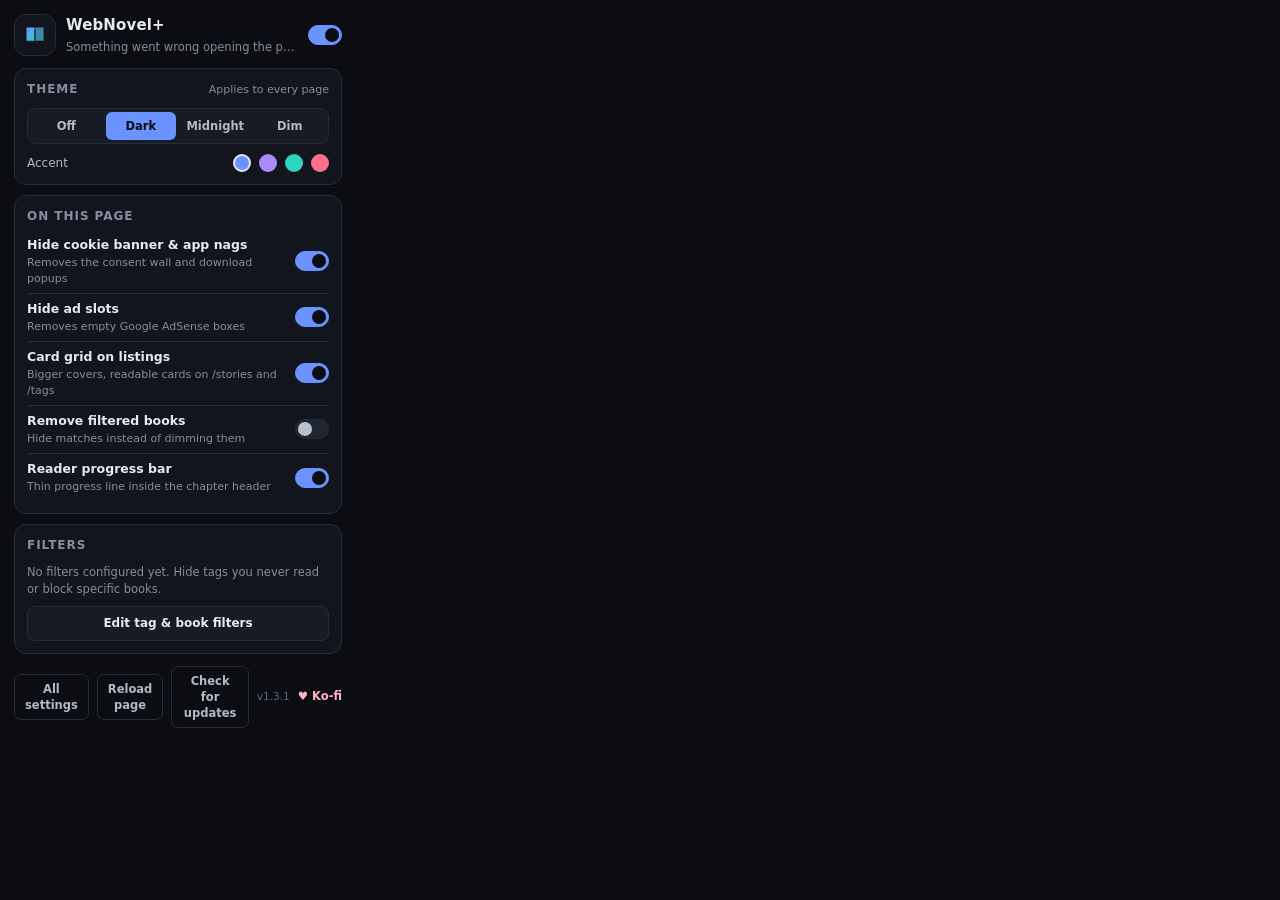
<file: src/popup/popup.html>
<!doctype html>
<html lang="en">
  <head>
    <meta charset="utf-8" />
    <meta name="viewport" content="width=device-width, initial-scale=1" />
    <title>WebNovel Dark &amp; Enhanced</title>
    <link rel="stylesheet" href="popup.css" />
  </head>
  <body>
    <div class="app">
      <header class="head">
        <div class="logo" aria-hidden="true">
          <svg viewBox="0 0 64 64" width="34" height="34">
            <defs>
              <linearGradient id="g" x1="0" y1="0" x2="1" y2="1">
                <stop offset="0" stop-color="#6b93ff" />
                <stop offset="1" stop-color="#2dd4bf" />
              </linearGradient>
            </defs>
            <rect x="2" y="2" width="60" height="60" rx="16" fill="#12151d" />
            <path d="M16 18h13a5 5 0 0 1 5 5v24a4 4 0 0 0-4-4H16z" fill="url(#g)" />
            <path d="M48 18H35a5 5 0 0 0-5 5v24a4 4 0 0 1 4-4h14z" fill="url(#g)" opacity="0.72" />
            <path d="M32 20v27" stroke="#0b0d12" stroke-width="2.4" />
          </svg>
        </div>
        <div class="head-text">
          <h1>WebNovel+</h1>
          <p id="pageKind">Checking this tab…</p>
        </div>
        <label class="switch" title="Enable or disable the extension">
          <input id="enabled" type="checkbox" />
          <span class="track"><span class="thumb"></span></span>
        </label>
      </header>

      <div class="update" id="updateBanner" hidden>
        <div class="update__text">
          <strong id="updateTitle">Update available</strong>
          <small id="updateText"></small>
        </div>
        <a class="update__link" id="updateLink" href="#" target="_blank" rel="noopener">Release notes</a>
      </div>

      <section class="card" id="themeCard">
        <div class="card-head">
          <h2>Theme</h2>
          <span class="hint">Applies to every page</span>
        </div>
        <div class="seg" id="themeMode" role="group" aria-label="Theme mode">
          <button type="button" data-mode="off">Off</button>
          <button type="button" data-mode="dark">Dark</button>
          <button type="button" data-mode="midnight">Midnight</button>
          <button type="button" data-mode="dim">Dim</button>
        </div>
        <div class="row">
          <span class="row-label">Accent</span>
          <div class="dots" id="accent" role="group" aria-label="Accent colour">
            <button type="button" data-accent="blue" title="Blue"></button>
            <button type="button" data-accent="violet" title="Violet"></button>
            <button type="button" data-accent="teal" title="Teal"></button>
            <button type="button" data-accent="rose" title="Rose"></button>
          </div>
        </div>
      </section>

      <section class="card">
        <div class="card-head">
          <h2>On this page</h2>
        </div>
        <label class="toggle">
          <span>
            <strong>Hide cookie banner &amp; app nags</strong>
            <small>Removes the consent wall and download popups</small>
          </span>
          <span class="switch">
            <input type="checkbox" data-path="cleanup.cookieBanner" />
            <span class="track"><span class="thumb"></span></span>
          </span>
        </label>
        <label class="toggle">
          <span>
            <strong>Hide ad slots</strong>
            <small>Removes empty Google AdSense boxes</small>
          </span>
          <span class="switch">
            <input type="checkbox" data-path="cleanup.ads" />
            <span class="track"><span class="thumb"></span></span>
          </span>
        </label>
        <label class="toggle">
          <span>
            <strong>Card grid on listings</strong>
            <small>Bigger covers, readable cards on /stories and /tags</small>
          </span>
          <span class="switch">
            <input type="checkbox" data-path="listing.enhance" />
            <span class="track"><span class="thumb"></span></span>
          </span>
        </label>
        <label class="toggle">
          <span>
            <strong>Remove filtered books</strong>
            <small>Hide matches instead of dimming them</small>
          </span>
          <span class="switch">
            <input type="checkbox" id="removeFiltered" />
            <span class="track"><span class="thumb"></span></span>
          </span>
        </label>
        <label class="toggle">
          <span>
            <strong>Reader progress bar</strong>
            <small>Thin progress line inside the chapter header</small>
          </span>
          <span class="switch">
            <input type="checkbox" data-path="reader.progress" />
            <span class="track"><span class="thumb"></span></span>
          </span>
        </label>
      </section>

      <section class="card">
        <div class="card-head">
          <h2>Filters</h2>
          <span class="hint" id="filterCount"></span>
        </div>
        <p class="muted" id="filterSummary">No filters configured yet.</p>
        <button type="button" class="wide" id="openFilters">Edit tag &amp; book filters</button>
      </section>

      <footer class="foot">
        <button type="button" id="openOptions">All settings</button>
        <button type="button" id="reload">Reload page</button>
        <button type="button" id="checkUpdates">Check for updates</button>
        <span class="version" id="version"></span>
        <a class="kofi" id="kofi" href="https://ko-fi.com/gishi" target="_blank" rel="noopener">♥ Ko-fi</a>
      </footer>
    </div>

    <script src="../common/defaults.js"></script>
    <script src="../common/settings.js"></script>
    <script src="popup.js"></script>
  </body>
</html>
</file>
<file: src/options/options.css>
:root {
  --bg: #0b0d12;
  --surface: #12151d;
  --surface-2: #171b24;
  --surface-3: #1f2531;
  --text: #e7e9f0;
  --text-dim: #b3b9c7;
  --muted: #868da0;
  --faint: #5f6678;
  --border: #262c3a;
  --accent: #6b93ff;
  --accent-strong: #9db8ff;
  --danger: #fb7185;
}

* {
  box-sizing: border-box;
}

html {
  scroll-behavior: smooth;
  scroll-padding-top: 24px;
}

body {
  margin: 0;
  background: var(--bg);
  color: var(--text);
  font: 14px/1.55 "Nunito Sans", system-ui, -apple-system, "Segoe UI", sans-serif;
}

code {
  padding: 1px 5px;
  border-radius: 4px;
  background: var(--surface-3);
  font-size: 12px;
}

/* Layout ------------------------------------------------------------------ */

.shell {
  display: grid;
  grid-template-columns: 232px minmax(0, 1fr);
  min-height: 100vh;
}

.sidebar {
  position: sticky;
  top: 0;
  align-self: start;
  height: 100vh;
  padding: 22px 16px;
  border-right: 1px solid var(--border);
  background: var(--surface);
  display: flex;
  flex-direction: column;
}

.brand {
  display: flex;
  align-items: center;
  gap: 10px;
  margin-bottom: 22px;
}

.brand strong {
  display: block;
  font-size: 14px;
}

.brand small {
  display: block;
  color: var(--muted);
  font-size: 11.5px;
}

nav {
  display: flex;
  flex-direction: column;
  gap: 2px;
}

nav a {
  padding: 7px 10px;
  border-radius: 8px;
  color: var(--text-dim);
  text-decoration: none;
  font-size: 13px;
}

nav a:hover {
  background: var(--surface-2);
  color: var(--text);
}

nav a.is-active {
  background: var(--surface-3);
  color: var(--accent-strong);
}

.sidebar-foot {
  margin-top: auto;
  display: flex;
  align-items: center;
  gap: 8px;
  font-size: 11px;
  color: var(--faint);
}

.saved {
  color: #7ce3b1;
  opacity: 0;
  transition: opacity 0.2s ease;
}

.saved.is-on {
  opacity: 1;
}

.version {
  margin-left: auto;
}

.kofi-link {
  color: #ffb3c1;
  font-weight: 700;
  text-decoration: none;
  white-space: nowrap;
}

.kofi-link:hover {
  color: #ffd0da;
  text-decoration: underline;
}

/* Content ----------------------------------------------------------------- */

.content {
  max-width: 880px;
  padding: 28px 32px 80px;
}

.page-head {
  display: flex;
  align-items: flex-start;
  justify-content: space-between;
  gap: 16px;
  margin-bottom: 8px;
}

.page-head h1 {
  margin: 0 0 4px;
  font-size: 22px;
  letter-spacing: -0.01em;
}

.page-head p {
  margin: 0;
  color: var(--muted);
  font-size: 13px;
}

.panel {
  margin-top: 22px;
  padding: 18px 20px;
  background: var(--surface);
  border: 1px solid var(--border);
  border-radius: 14px;
}

.panel h2 {
  margin: 0 0 4px;
  font-size: 15px;
}

.panel .sub {
  margin: 0 0 14px;
  color: var(--muted);
  font-size: 12.5px;
}

/* Fields ------------------------------------------------------------------ */

.field {
  margin: 14px 0;
}

.field:first-of-type {
  margin-top: 6px;
}

.label {
  display: block;
  margin-bottom: 7px;
  font-size: 12.5px;
  font-weight: 600;
  color: var(--text-dim);
}

.label .value {
  float: right;
  color: var(--accent-strong);
  font-variant-numeric: tabular-nums;
}

.help {
  display: block;
  margin-top: 6px;
  color: var(--muted);
  font-size: 11.5px;
}

select,
textarea,
input[type="text"] {
  width: 100%;
  padding: 8px 10px;
  border-radius: 8px;
  border: 1px solid var(--border);
  background: var(--surface-2);
  color: var(--text);
  font: inherit;
  font-size: 13px;
}

textarea {
  resize: vertical;
  min-height: 92px;
  font-family: ui-monospace, SFMono-Regular, Menlo, monospace;
  font-size: 12.5px;
}

select:focus,
textarea:focus,
input:focus {
  outline: none;
  border-color: var(--accent);
  box-shadow: 0 0 0 2px rgba(107, 147, 255, 0.18);
}

input[type="range"] {
  width: 100%;
  accent-color: var(--accent);
}

/* Segmented --------------------------------------------------------------- */

.seg {
  display: inline-grid;
  grid-template-columns: repeat(4, minmax(72px, 1fr));
  gap: 4px;
  padding: 3px;
  background: var(--surface-2);
  border: 1px solid var(--border);
  border-radius: 9px;
}

.seg button {
  padding: 7px 12px;
  border: 0;
  border-radius: 6px;
  background: transparent;
  color: var(--text-dim);
  font-weight: 600; font-size: 12.5px; line-height: 1.4; font-family: inherit;
  cursor: pointer;
}

.seg button:hover {
  background: var(--surface-3);
  color: var(--text);
}

.seg button.is-active {
  background: var(--accent);
  color: #0b0d12;
}

/* Accent dots ------------------------------------------------------------- */

.dots {
  display: flex;
  gap: 10px;
}

.dots button {
  width: 22px;
  height: 22px;
  padding: 0;
  border-radius: 50%;
  border: 2px solid transparent;
  cursor: pointer;
}

.dots button[data-accent="blue"] { background: #6b93ff; }
.dots button[data-accent="violet"] { background: #a78bfa; }
.dots button[data-accent="teal"] { background: #2dd4bf; }
.dots button[data-accent="rose"] { background: #fb7185; }

.dots button.is-active {
  border-color: var(--text);
  box-shadow: 0 0 0 2px var(--surface);
}

/* Toggles ----------------------------------------------------------------- */

.toggle {
  display: flex;
  align-items: center;
  gap: 16px;
  padding: 10px 0;
  border-top: 1px solid var(--border);
}

.toggle > span:first-child {
  flex: 1;
  display: flex;
  flex-direction: column;
  gap: 2px;
}

.toggle strong {
  font-size: 13px;
  font-weight: 600;
}

.toggle small {
  font-size: 11.5px;
  color: var(--muted);
}

.switch {
  position: relative;
  flex: none;
  display: inline-flex;
  cursor: pointer;
}

.switch input {
  position: absolute;
  opacity: 0;
  width: 0;
  height: 0;
}

.track {
  display: inline-block;
  width: 36px;
  height: 21px;
  border-radius: 999px;
  background: var(--surface-3);
  border: 1px solid var(--border);
  transition: background 0.15s ease, border-color 0.15s ease;
}

.thumb {
  display: block;
  width: 15px;
  height: 15px;
  margin: 2px;
  border-radius: 50%;
  background: #b9c0cf;
  transition: transform 0.15s ease, background 0.15s ease;
}

.switch input:checked + .track {
  background: var(--accent);
  border-color: var(--accent);
}

.switch input:checked + .track .thumb {
  transform: translateX(15px);
  background: #0b0d12;
}

.switch input:focus-visible + .track {
  outline: 2px solid var(--accent-strong);
  outline-offset: 2px;
}

.switch.big .track {
  width: 46px;
  height: 26px;
}

.switch.big .thumb {
  width: 20px;
  height: 20px;
}

.switch.big input:checked + .track .thumb {
  transform: translateX(20px);
}

/* Chips ------------------------------------------------------------------- */

.chips {
  display: flex;
  flex-wrap: wrap;
  gap: 6px;
  margin-bottom: 8px;
  min-height: 8px;
}

.chip {
  display: inline-flex;
  align-items: center;
  gap: 6px;
  padding: 3px 6px 3px 10px;
  border-radius: 999px;
  background: var(--surface-3);
  border: 1px solid var(--border);
  color: var(--text-dim);
  font-size: 12px;
}

.chip button {
  width: 16px;
  height: 16px;
  padding: 0;
  border: 0;
  border-radius: 50%;
  background: transparent;
  color: var(--muted);
  font-size: 13px;
  line-height: 1;
  cursor: pointer;
}

.chip button:hover {
  background: rgba(255, 255, 255, 0.1);
  color: var(--text);
}

.adder {
  display: flex;
  gap: 8px;
}

.adder input {
  flex: 1;
}

.adder button,
.actions button,
.file-btn {
  flex: none;
  padding: 8px 14px;
  border-radius: 8px;
  border: 1px solid var(--border);
  background: var(--surface-2);
  color: var(--text);
  font-weight: 600; font-size: 12.5px; line-height: 1.4; font-family: inherit;
  cursor: pointer;
}

.adder button:hover,
.actions button:hover,
.file-btn:hover {
  border-color: var(--accent);
  background: var(--surface-3);
}

.actions {
  display: flex;
  flex-wrap: wrap;
  gap: 10px;
}

.actions .danger {
  margin-left: auto;
  border-color: rgba(251, 113, 133, 0.4);
  color: var(--danger);
}

.actions .danger:hover {
  background: rgba(251, 113, 133, 0.12);
  border-color: var(--danger);
}

.file-btn {
  display: inline-flex;
  align-items: center;
}

.grid-2 {
  display: grid;
  grid-template-columns: 1fr 1fr;
  gap: 16px;
}

/* Responsive --------------------------------------------------------------- */

@media (max-width: 860px) {
  .shell {
    grid-template-columns: 1fr;
  }

  .sidebar {
    position: static;
    height: auto;
    border-right: 0;
    border-bottom: 1px solid var(--border);
  }

  nav {
    flex-direction: row;
    flex-wrap: wrap;
    gap: 6px;
  }

  .sidebar-foot {
    margin-top: 12px;
  }

  .content {
    padding: 22px 18px 60px;
  }

  .grid-2 {
    grid-template-columns: 1fr;
  }

  .seg {
    width: 100%;
    grid-template-columns: repeat(4, 1fr);
  }
}
</file>
<file: src/popup/popup.css>
:root {
  --bg: #0b0d12;
  --surface: #12151d;
  --surface-2: #171b24;
  --surface-3: #1f2531;
  --text: #e7e9f0;
  --text-dim: #b3b9c7;
  --muted: #868da0;
  --border: #262c3a;
  --accent: #6b93ff;
  --accent-strong: #9db8ff;
}

* {
  box-sizing: border-box;
}

html,
body {
  margin: 0;
  padding: 0;
  background: var(--bg);
  color: var(--text);
  font: 13px/1.45 "Nunito Sans", system-ui, -apple-system, "Segoe UI", sans-serif;
}

.app {
  width: 356px;
  padding: 14px;
}

/* Header ------------------------------------------------------------------ */

.head {
  display: flex;
  align-items: center;
  gap: 10px;
  margin-bottom: 12px;
}

.logo {
  display: grid;
  place-items: center;
  width: 42px;
  height: 42px;
  border-radius: 12px;
  background: var(--surface);
  border: 1px solid var(--border);
}

.head-text {
  flex: 1;
  min-width: 0;
}

.head-text h1 {
  margin: 0;
  font-size: 15px;
  font-weight: 700;
  letter-spacing: 0.01em;
}

.head-text p {
  margin: 2px 0 0;
  font-size: 11.5px;
  color: var(--muted);
  white-space: nowrap;
  overflow: hidden;
  text-overflow: ellipsis;
}

/* Cards ------------------------------------------------------------------- */

.card {
  padding: 12px;
  margin-bottom: 10px;
  background: var(--surface);
  border: 1px solid var(--border);
  border-radius: 12px;
}

.card-head {
  display: flex;
  align-items: baseline;
  justify-content: space-between;
  gap: 8px;
  margin-bottom: 10px;
}

.card h2 {
  margin: 0;
  font-size: 12px;
  font-weight: 700;
  text-transform: uppercase;
  letter-spacing: 0.08em;
  color: var(--muted);
}

.hint {
  font-size: 11px;
  color: var(--muted);
}

/* Update banner ------------------------------------------------------------ */

.update {
  display: flex;
  align-items: center;
  gap: 10px;
  margin-bottom: 10px;
  padding: 10px 12px;
  border: 1px solid var(--accent);
  border-radius: 12px;
  background: rgba(107, 147, 255, 0.12);
}

.update[hidden] {
  display: none !important;
}

.update__text {
  flex: 1;
  min-width: 0;
  display: flex;
  flex-direction: column;
  gap: 2px;
}

.update__text strong {
  font-size: 12.5px;
  color: var(--accent-strong);
}

.update__text small {
  font-size: 11px;
  color: var(--text-dim);
  line-height: 1.4;
}

.update__link {
  flex: none;
  padding: 5px 9px;
  border-radius: 7px;
  background: var(--accent);
  color: #0b0d12;
  font-size: 11px;
  font-weight: 700;
  text-decoration: none;
}

.update__link:hover {
  filter: brightness(1.05);
}

/* Segmented control -------------------------------------------------------- */

.seg {
  display: grid;
  grid-template-columns: repeat(4, 1fr);
  gap: 4px;
  padding: 3px;
  margin-bottom: 10px;
  background: var(--surface-2);
  border: 1px solid var(--border);
  border-radius: 9px;
}

.seg button {
  padding: 6px 4px;
  border: 0;
  border-radius: 6px;
  background: transparent;
  color: var(--text-dim);
  font-weight: 600; font-size: 11.5px; line-height: 1.4; font-family: inherit;
  cursor: pointer;
}

.seg button:hover {
  color: var(--text);
  background: var(--surface-3);
}

.seg button.is-active {
  background: var(--accent);
  color: #0b0d12;
}

/* Accent dots -------------------------------------------------------------- */

.row {
  display: flex;
  align-items: center;
  justify-content: space-between;
}

.row-label {
  font-size: 12px;
  color: var(--text-dim);
}

.dots {
  display: flex;
  gap: 8px;
}

.dots button {
  width: 18px;
  height: 18px;
  padding: 0;
  border-radius: 50%;
  border: 2px solid transparent;
  cursor: pointer;
}

.dots button[data-accent="blue"] { background: #6b93ff; }
.dots button[data-accent="violet"] { background: #a78bfa; }
.dots button[data-accent="teal"] { background: #2dd4bf; }
.dots button[data-accent="rose"] { background: #fb7185; }

.dots button.is-active {
  border-color: var(--text);
  box-shadow: 0 0 0 2px var(--surface);
}

/* Toggles ------------------------------------------------------------------ */

.toggle {
  display: flex;
  align-items: center;
  gap: 10px;
  padding: 6px 0;
  border-top: 1px solid var(--border);
}

.toggle:first-of-type {
  border-top: 0;
  padding-top: 0;
}

.toggle > span:first-child {
  flex: 1;
  display: flex;
  flex-direction: column;
  gap: 1px;
}

.toggle strong {
  font-size: 12.5px;
  font-weight: 600;
}

.toggle small {
  font-size: 11px;
  color: var(--muted);
}

/* Switch ------------------------------------------------------------------- */

.switch {
  position: relative;
  flex: none;
  display: inline-flex;
  cursor: pointer;
}

.switch input {
  position: absolute;
  opacity: 0;
  width: 0;
  height: 0;
}

.track {
  width: 34px;
  height: 20px;
  border-radius: 999px;
  background: var(--surface-3);
  border: 1px solid var(--border);
  transition: background 0.15s ease, border-color 0.15s ease;
  display: inline-block;
}

.thumb {
  display: block;
  width: 14px;
  height: 14px;
  margin: 2px;
  border-radius: 50%;
  background: #b9c0cf;
  transition: transform 0.15s ease, background 0.15s ease;
}

.switch input:checked + .track {
  background: var(--accent);
  border-color: var(--accent);
}

.switch input:checked + .track .thumb {
  transform: translateX(14px);
  background: #0b0d12;
}

.switch input:focus-visible + .track {
  outline: 2px solid var(--accent-strong);
  outline-offset: 2px;
}

/* Buttons / text ----------------------------------------------------------- */

.wide {
  width: 100%;
  padding: 8px 10px;
  border-radius: 8px;
  border: 1px solid var(--border);
  background: var(--surface-2);
  color: var(--text);
  font-weight: 600; font-size: 12px; line-height: 1.4; font-family: inherit;
  cursor: pointer;
}

.wide:hover {
  border-color: var(--accent);
  background: var(--surface-3);
}

.muted {
  margin: 0 0 8px;
  font-size: 11.5px;
  color: var(--muted);
}

.foot {
  display: flex;
  align-items: center;
  gap: 8px;
  padding-top: 2px;
}

.foot button {
  padding: 6px 10px;
  border-radius: 7px;
  border: 1px solid var(--border);
  background: transparent;
  color: var(--text-dim);
  font-weight: 600; font-size: 11.5px; line-height: 1.4; font-family: inherit;
  cursor: pointer;
}

.foot button:hover {
  color: var(--text);
  border-color: var(--accent);
}

.version {
  margin-left: auto;
  font-size: 10.5px;
  color: #5f6678;
}

.foot .kofi {
  flex: none;
  color: #ffb3c1;
  font-size: 11.5px;
  font-weight: 700;
  text-decoration: none;
  white-space: nowrap;
}

.foot .kofi:hover {
  color: #ffd0da;
  text-decoration: underline;
}

body.wne-off .card {
  opacity: 0.55;
}

body.wne-off .card,
body.wne-off .foot {
  pointer-events: none;
}

body.wne-off .head,
body.wne-off .head .switch {
  pointer-events: auto;
}
</file>
